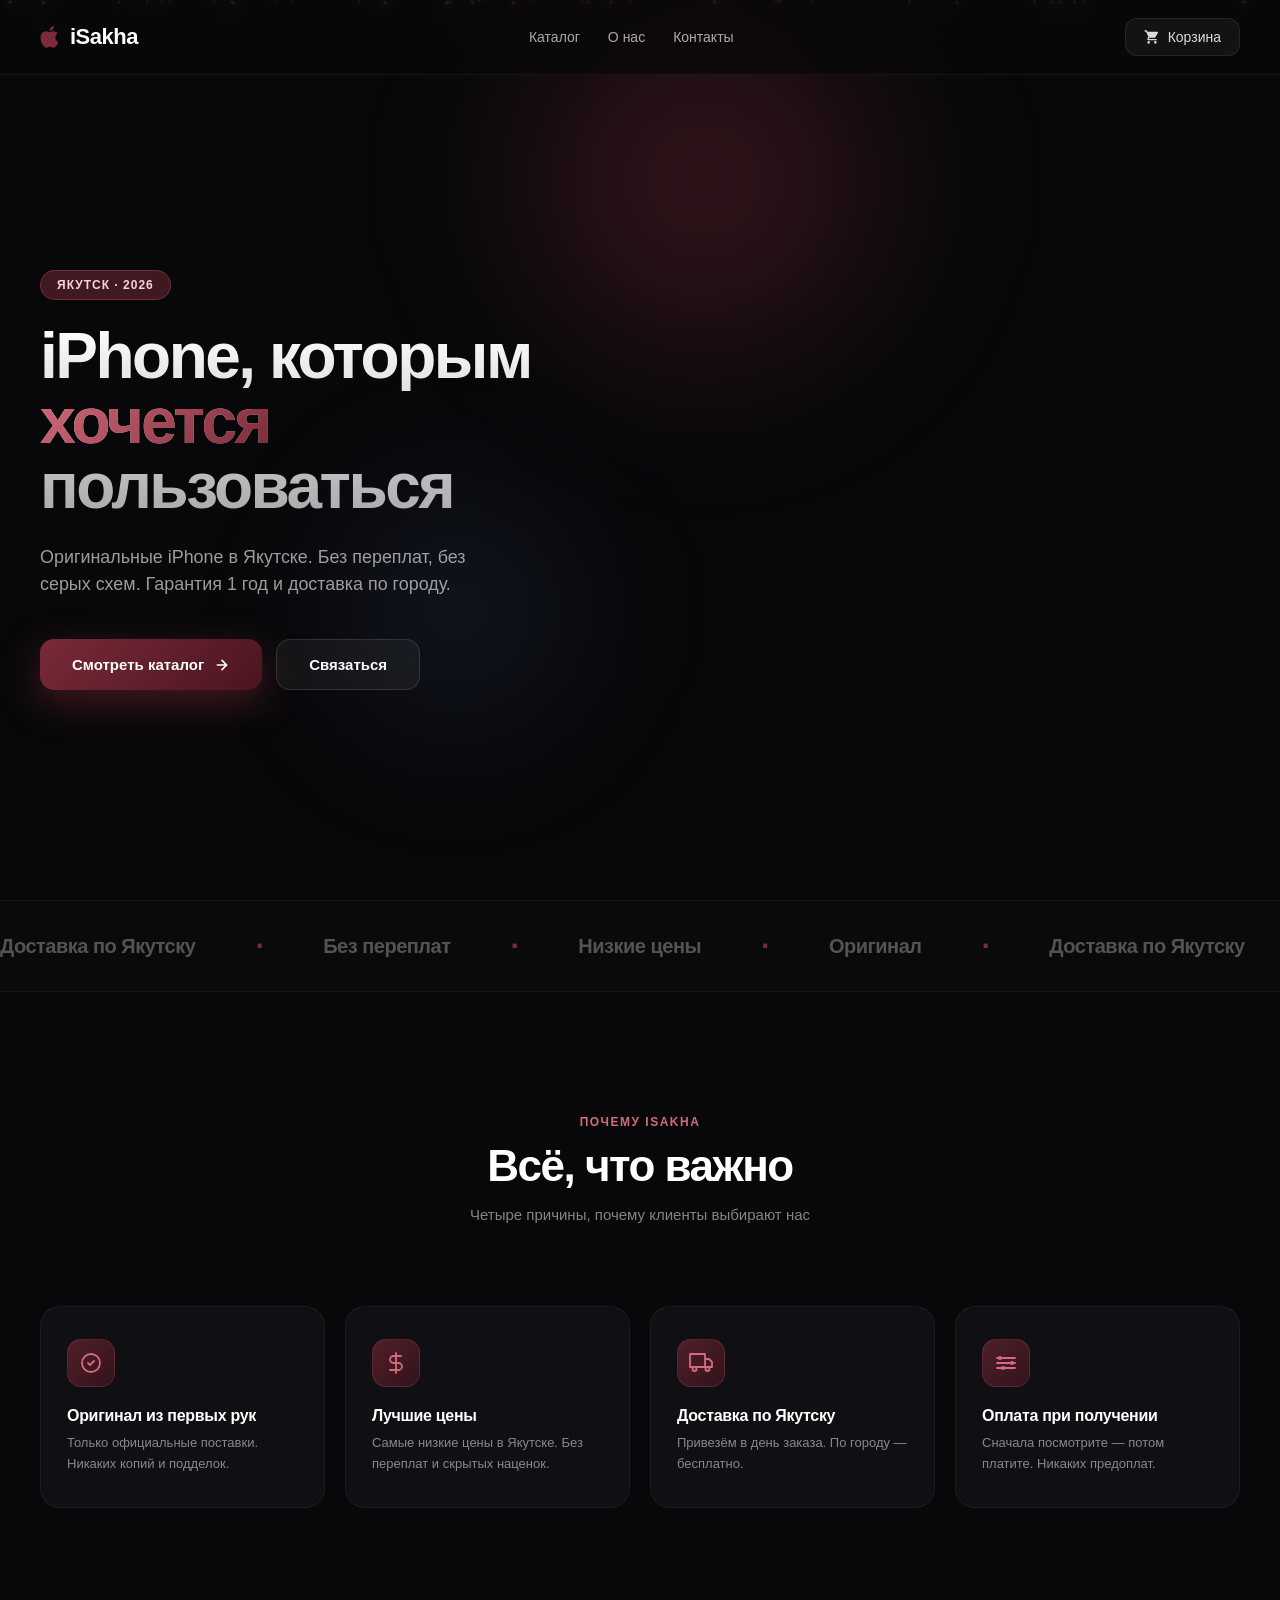
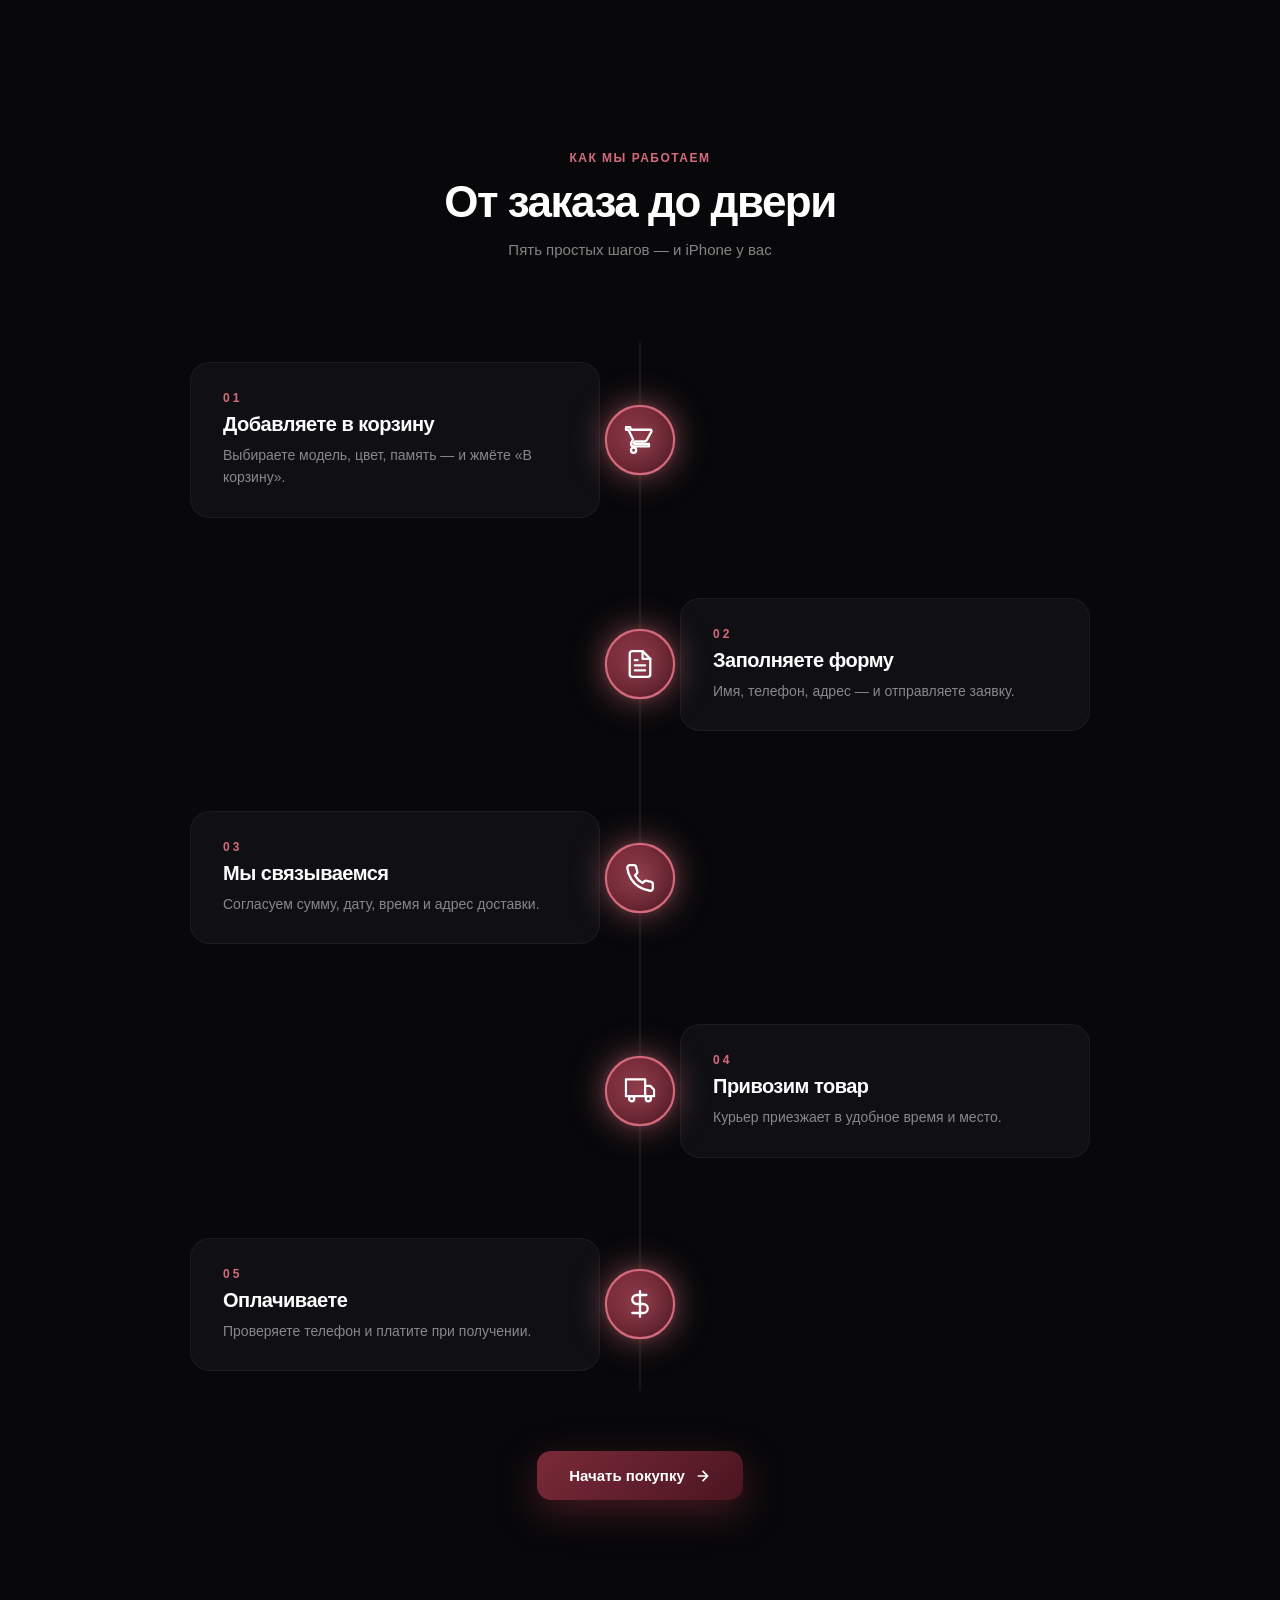
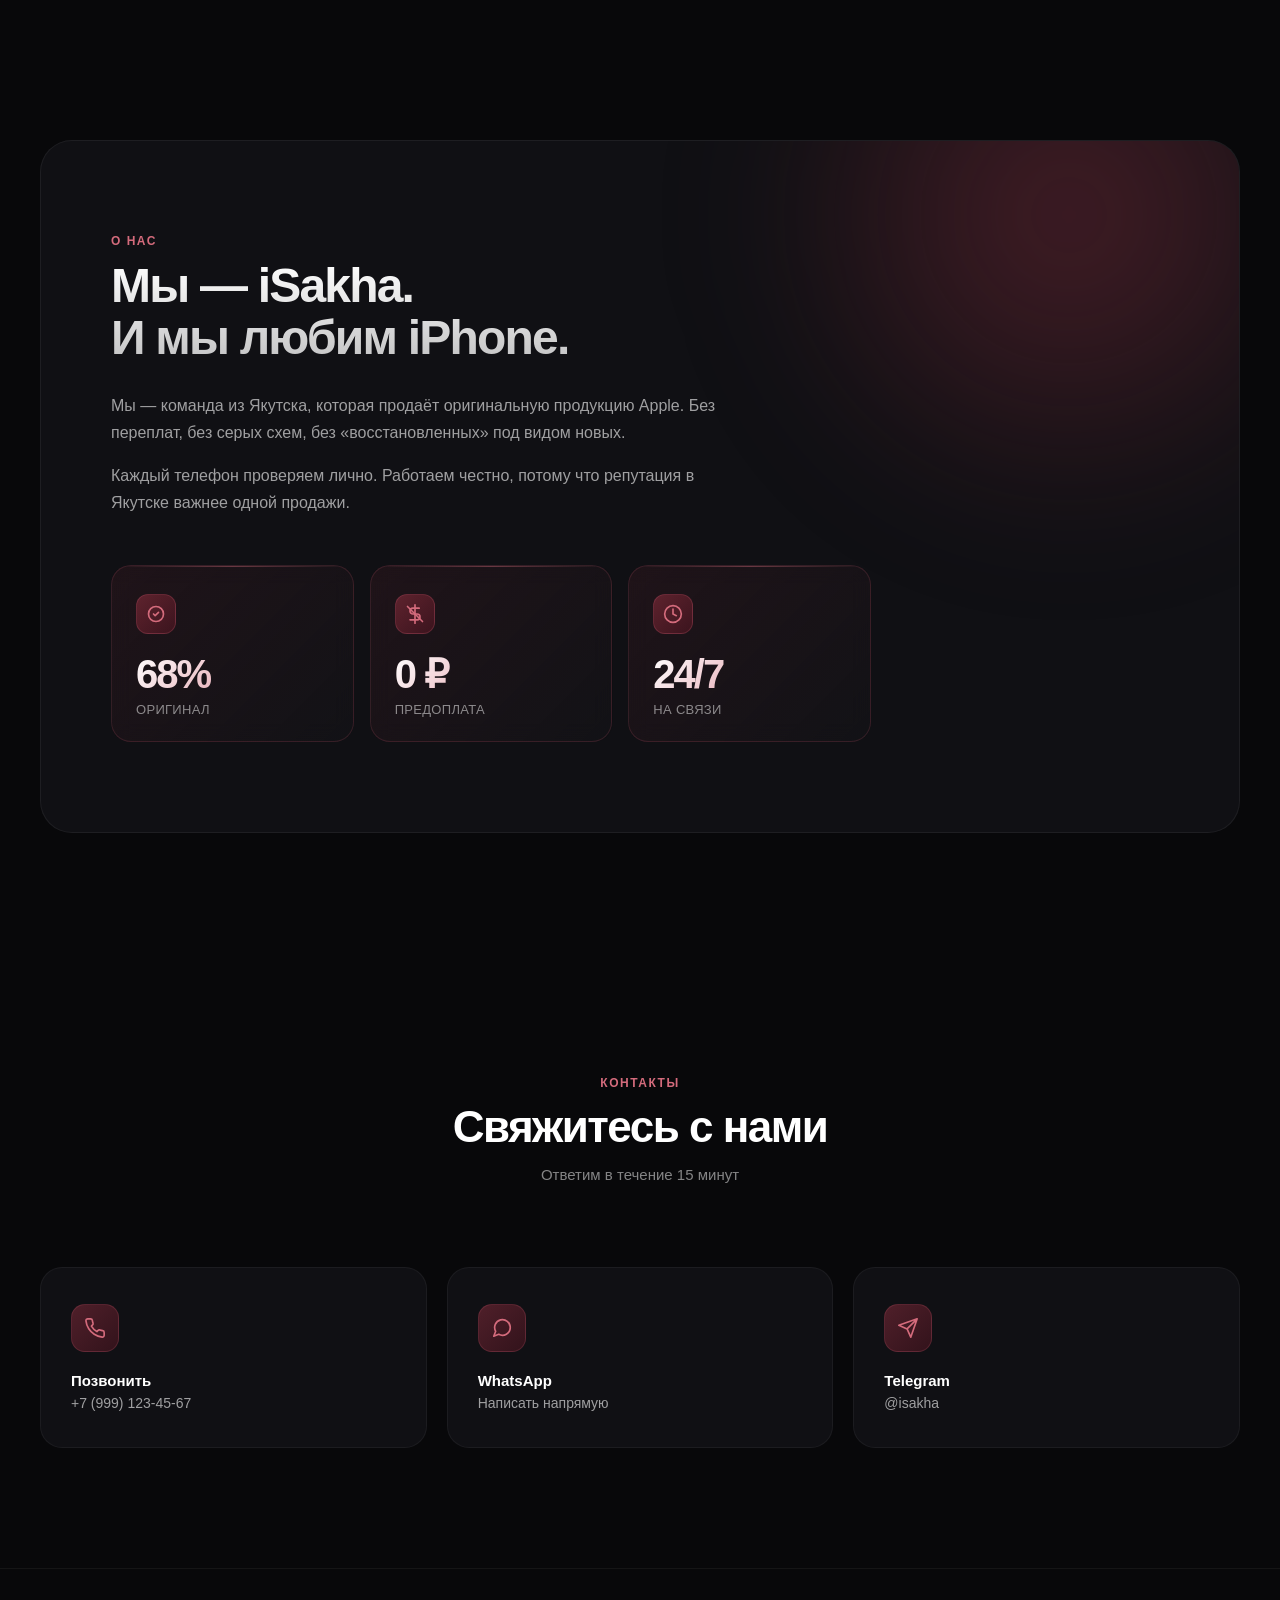
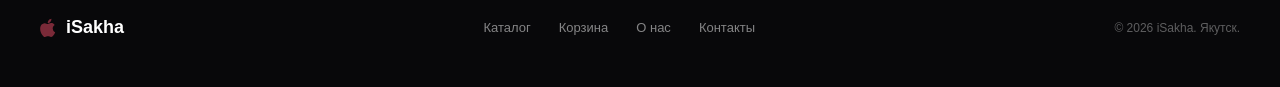
<file: index.html>
<!DOCTYPE html>
<html lang="ru">
<head>
<meta charset="UTF-8">
<meta name="viewport" content="width=device-width, initial-scale=1.0">
<title>iSakha — Оригинальные iPhone в Якутске</title>

<meta name="description" content="iSakha — оригинальные iPhone в Якутске. Без переплат, гарантия 1 год, доставка по городу.">
<meta name="keywords" content="iphone якутск, купить iphone, айфон якутск, isakha">
<meta name="author" content="iSakha">

<meta property="og:type" content="website">
<meta property="og:title" content="iSakha — Оригинальные iPhone в Якутске">
<meta property="og:description" content="Без переплат. Гарантия 1 год. Доставка по городу.">
<meta property="og:image" content="https://isakha.ru/preview.jpg">
<meta property="og:url" content="https://isakha.ru">
<meta property="og:site_name" content="iSakha">

<meta name="twitter:card" content="summary_large_image">
<meta name="twitter:title" content="iSakha — Оригинальные iPhone в Якутске">
<meta name="twitter:description" content="Без переплат. Гарантия 1 год. Доставка по городу.">

<link rel="icon" type="image/svg+xml" href="data:image/svg+xml,%3Csvg xmlns='http://www.w3.org/2000/svg' viewBox='0 0 24 30'%3E%3Cpath fill='%236b2530' d='M17.05 15.6c-.03-3.2 2.6-4.73 2.72-4.8-1.48-2.17-3.79-2.47-4.6-2.5-1.96-.2-3.82 1.15-4.82 1.15-1 0-2.53-1.12-4.16-1.09-2.14.03-4.11 1.25-5.21 3.16-2.22 3.85-.57 9.55 1.6 12.68 1.06 1.53 2.32 3.25 3.97 3.19 1.6-.07 2.2-1.03 4.13-1.03 1.93 0 2.47 1.03 4.16.99 1.72-.03 2.8-1.56 3.85-3.1 1.21-1.78 1.71-3.5 1.74-3.59-.04-.02-3.34-1.28-3.38-5.06zM14.03 6.4c.88-1.07 1.47-2.55 1.31-4.03-1.27.05-2.8.84-3.71 1.91-.81.94-1.53 2.45-1.34 3.9 1.42.11 2.86-.72 3.74-1.78z'/%3E%3C/svg%3E">

<style>
  * { box-sizing: border-box; margin: 0; padding: 0; }

  html { scroll-behavior: smooth; }

  body {
    background: #08080a;
    font-family: -apple-system, BlinkMacSystemFont, "SF Pro Display", sans-serif;
    color: #fff;
    overflow-x: hidden;
  }

  /* ===== ПРОГРЕСС-БАР ===== */
  .scroll-progress {
    position: fixed;
    top: 0;
    left: 0;
    height: 2px;
    width: 0;
    background: linear-gradient(90deg, #7a2a38, #d46b7c);
    box-shadow: 0 0 12px rgba(212, 107, 124, 0.8);
    z-index: 200;
    transition: width 0.1s linear;
  }

  /* ===== ШАПКА ===== */
  header {
    position: fixed;
    top: 0;
    left: 0;
    right: 0;
    z-index: 100;
    padding: 18px 40px;
    background: rgba(8, 8, 10, 0.7);
    backdrop-filter: blur(20px);
    border-bottom: 1px solid rgba(255,255,255,0.05);
    transition: padding 0.3s;
  }

  .header-inner {
    max-width: 1280px;
    margin: 0 auto;
    display: flex;
    align-items: center;
    justify-content: space-between;
    gap: 24px;
  }

  .logo {
    font-size: 22px;
    font-weight: 700;
    letter-spacing: -0.5px;
    color: #fff;
    text-decoration: none;
    display: flex;
    align-items: center;
    gap: 8px;
  }

  .logo svg { width: 22px; height: 26px; fill: #7a2a38; }

  .nav { display: flex; gap: 28px; }

  .nav a {
    color: rgba(255,255,255,0.65);
    text-decoration: none;
    font-size: 14px;
    font-weight: 500;
    transition: color 0.15s;
  }

  .nav a:hover { color: #fff; }

  .cart-link {
    display: flex;
    align-items: center;
    gap: 8px;
    padding: 10px 18px;
    background: rgba(255,255,255,0.05);
    border: 1px solid rgba(255,255,255,0.08);
    border-radius: 12px;
    color: rgba(255,255,255,0.85);
    font-size: 14px;
    font-weight: 500;
    text-decoration: none;
    transition: all 0.15s;
  }

  .cart-link:hover {
    background: rgba(255,255,255,0.08);
    color: #fff;
    border-color: rgba(255,255,255,0.2);
  }

  .cart-link svg { width: 16px; height: 16px; fill: currentColor; }

  .cart-link .count {
    min-width: 20px;
    height: 20px;
    padding: 0 6px;
    border-radius: 10px;
    background: #4ade80;
    color: #0a0a0c;
    font-size: 12px;
    font-weight: 700;
    display: flex;
    align-items: center;
    justify-content: center;
  }

  .cart-link .count.hidden { display: none; }

  /* ===== HERO ===== */
  .hero {
    position: relative;
    min-height: 100vh;
    display: grid;
    grid-template-columns: 1fr 1fr;
    align-items: center;
    gap: 40px;
    padding: 120px 40px 60px;
    max-width: 1400px;
    margin: 0 auto;
    overflow: hidden;
  }

  .hero-bg {
    position: absolute;
    inset: 0;
    z-index: 0;
    pointer-events: none;
  }

  .hero-bg::before {
    content: "";
    position: absolute;
    top: 20%;
    left: 55%;
    width: 600px;
    height: 600px;
    background: radial-gradient(circle, rgba(122, 42, 56, 0.45) 0%, transparent 60%);
    filter: blur(60px);
    transform: translate(-50%, -50%);
  }

  .hero-bg::after {
    content: "";
    position: absolute;
    bottom: 10%;
    left: 20%;
    width: 400px;
    height: 400px;
    background: radial-gradient(circle, rgba(80, 120, 180, 0.15) 0%, transparent 65%);
    filter: blur(60px);
  }

  .particles {
    position: absolute;
    inset: 0;
    pointer-events: none;
    overflow: hidden;
    z-index: 0;
  }

  .particle {
    position: absolute;
    border-radius: 50%;
    background: radial-gradient(circle, #ffb088 0%, #ff6b3d 40%, rgba(255, 100, 50, 0) 70%);
    box-shadow: 0 0 6px rgba(255, 140, 80, 0.8), 0 0 12px rgba(255, 80, 40, 0.4);
    animation: particleFloat linear infinite;
    pointer-events: none;
  }

  @keyframes particleFloat {
    0%   { transform: translateY(100vh) scale(0); opacity: 0; }
    10%  { opacity: 1; }
    90%  { opacity: 1; }
    100% { transform: translateY(-100px) scale(1); opacity: 0; }
  }

  .hero-text {
    position: relative;
    z-index: 2;
    animation: heroFadeUp 1s ease-out;
  }

  @keyframes heroFadeUp {
    from { opacity: 0; transform: translateY(30px); }
    to   { opacity: 1; transform: translateY(0); }
  }

  .hero-tag {
    display: inline-block;
    padding: 7px 16px;
    font-size: 12px;
    letter-spacing: 1px;
    text-transform: uppercase;
    background: rgba(122, 42, 56, 0.5);
    color: #f5d5d8;
    border: 1px solid rgba(180, 80, 100, 0.4);
    border-radius: 20px;
    font-weight: 600;
    margin-bottom: 24px;
    backdrop-filter: blur(10px);
  }

  .hero h1 {
    font-size: clamp(38px, 5vw, 68px);
    font-weight: 700;
    letter-spacing: -2.5px;
    line-height: 1.02;
    margin-bottom: 24px;
    background: linear-gradient(180deg, #fff 0%, rgba(255,255,255,0.65) 100%);
    -webkit-background-clip: text;
    -webkit-text-fill-color: transparent;
    background-clip: text;
  }

  .hero h1 .accent {
    background: linear-gradient(135deg, #d46b7c, #7a2a38);
    -webkit-background-clip: text;
    -webkit-text-fill-color: transparent;
    background-clip: text;
  }

  .hero p {
    font-size: clamp(15px, 1.4vw, 18px);
    color: rgba(255,255,255,0.6);
    max-width: 460px;
    margin-bottom: 40px;
    line-height: 1.55;
  }

  .hero-actions {
    display: flex;
    gap: 14px;
    flex-wrap: wrap;
  }

  .btn-hero {
    padding: 16px 32px;
    border-radius: 14px;
    font-size: 15px;
    font-weight: 600;
    text-decoration: none;
    cursor: pointer;
    transition: all 0.2s;
    display: inline-flex;
    align-items: center;
    gap: 10px;
    font-family: inherit;
    border: none;
  }

  .btn-primary {
    background: linear-gradient(135deg, #7a2a38, #4a1520);
    color: #fff;
    box-shadow: 0 12px 36px rgba(122, 42, 56, 0.5);
  }

  .btn-primary:hover {
    transform: translateY(-2px);
    box-shadow: 0 16px 48px rgba(122, 42, 56, 0.7);
  }

  .btn-ghost {
    background: rgba(255,255,255,0.05);
    color: #fff;
    border: 1px solid rgba(255,255,255,0.12);
    backdrop-filter: blur(10px);
  }

  .btn-ghost:hover {
    background: rgba(255,255,255,0.1);
    border-color: rgba(255,255,255,0.25);
  }

  /* ===== 3D ===== */
  .hero-3d {
    position: relative;
    z-index: 1;
    height: 600px;
    animation: heroFadeIn 1.2s ease-out 0.2s both;
    will-change: transform;
  }

  @keyframes heroFadeIn {
    from { opacity: 0; transform: scale(0.95); }
    to   { opacity: 1; transform: scale(1); }
  }

  .hero-3d iframe {
    width: 100%;
    height: 100%;
    border: none;
    transform: scale(1.4);
    transform-origin: center center;
  }

  /* ===== МАСКА ПОВЕРХ 3D — СКРЫВАЕТ UI SKETCHFAB ===== */
  .hero-3d-mask {
    position: absolute;
    inset: 0;
    z-index: 2;
    pointer-events: none;
    overflow: hidden;
  }

  /* Верхний левый угол — название модели и автор */
  .hero-3d-mask::before {
    content: "";
    position: absolute;
    top: -20px;
    left: -20px;
    width: 320px;
    height: 100px;
    background: radial-gradient(ellipse at 30% 30%,
      #08080a 0%,
      #08080a 45%,
      rgba(8, 8, 10, 0.9) 65%,
      rgba(8, 8, 10, 0.5) 80%,
      transparent 100%);
    pointer-events: none;
    filter: blur(2px);
  }

  /* Правый нижний угол — логотип Sketchfab */
  .hero-3d-mask::after {
    content: "";
    position: absolute;
    bottom: -20px;
    right: -20px;
    width: 260px;
    height: 90px;
    background: radial-gradient(ellipse at 70% 70%,
      #08080a 0%,
      #08080a 45%,
      rgba(8, 8, 10, 0.9) 65%,
      rgba(8, 8, 10, 0.5) 80%,
      transparent 100%);
    pointer-events: none;
    filter: blur(2px);
  }

  /* ===== БЕГУЩАЯ СТРОКА ===== */
  .marquee {
    position: relative;
    padding: 28px 0;
    border-top: 1px solid rgba(255,255,255,0.05);
    border-bottom: 1px solid rgba(255,255,255,0.05);
    overflow: hidden;
    background: #0a0a0c;
  }

  .marquee-track {
    display: flex;
    gap: 60px;
    animation: marquee 40s linear infinite;
    white-space: nowrap;
  }

  .marquee-item {
    font-size: 20px;
    font-weight: 600;
    color: rgba(255,255,255,0.3);
    letter-spacing: -0.5px;
    display: flex;
    align-items: center;
    gap: 60px;
  }

  .marquee-item::after {
    content: "·";
    color: #7a2a38;
    font-size: 30px;
  }

  @keyframes marquee {
    from { transform: translateX(0); }
    to   { transform: translateX(-50%); }
  }

  /* ===== СЕКЦИИ ===== */
  .section {
    max-width: 1280px;
    margin: 0 auto;
    padding: 120px 40px;
  }

  .section-header {
    text-align: center;
    margin-bottom: 80px;
  }

  .section-label {
    display: inline-block;
    font-size: 12px;
    letter-spacing: 1.5px;
    text-transform: uppercase;
    color: #d46b7c;
    font-weight: 600;
    margin-bottom: 12px;
  }

  .section-title {
    font-size: clamp(28px, 4vw, 44px);
    font-weight: 700;
    letter-spacing: -1.5px;
    line-height: 1.15;
    margin-bottom: 12px;
  }

  .section-subtitle {
    font-size: 15px;
    color: rgba(255,255,255,0.5);
    max-width: 500px;
    margin: 0 auto;
    line-height: 1.5;
  }

  /* ===== ПРЕИМУЩЕСТВА ===== */
  .perks {
    display: grid;
    grid-template-columns: repeat(4, 1fr);
    gap: 20px;
  }

  .perk-card {
    padding: 32px 26px;
    background: #101014;
    border: 1px solid rgba(255,255,255,0.05);
    border-radius: 20px;
    transition: all 0.5s cubic-bezier(0.34, 1.56, 0.64, 1);
    opacity: 0;
    transform: translateY(40px) scale(0.95);
    position: relative;
    overflow: hidden;
  }

  .perk-card::before {
    content: "";
    position: absolute;
    top: 0;
    left: 0;
    right: 0;
    height: 1px;
    background: linear-gradient(90deg, transparent, rgba(212, 107, 124, 0.5), transparent);
    opacity: 0;
    transition: opacity 0.3s;
  }

  .perk-card.visible {
    opacity: 1;
    transform: translateY(0) scale(1);
  }

  .perk-card:hover {
    border-color: rgba(180, 80, 100, 0.4);
    transform: translateY(-6px) scale(1.02);
    box-shadow: 0 20px 60px rgba(122, 42, 56, 0.3);
  }

  .perk-card:hover::before { opacity: 1; }

  .perk-icon {
    width: 48px;
    height: 48px;
    border-radius: 14px;
    background: linear-gradient(135deg, rgba(122, 42, 56, 0.6), rgba(74, 21, 32, 0.6));
    display: flex;
    align-items: center;
    justify-content: center;
    margin-bottom: 20px;
    border: 1px solid rgba(180, 80, 100, 0.25);
  }

  .perk-icon svg {
    width: 24px;
    height: 24px;
    fill: none;
    stroke: #d46b7c;
    stroke-width: 1.8;
    stroke-linecap: round;
    stroke-linejoin: round;
  }

  .perk-card h3 {
    font-size: 16px;
    font-weight: 600;
    margin-bottom: 8px;
    letter-spacing: -0.3px;
  }

  .perk-card p {
    font-size: 13px;
    color: rgba(255,255,255,0.5);
    line-height: 1.6;
  }

  /* ===== TIMELINE ===== */
  .timeline {
    position: relative;
    max-width: 900px;
    margin: 0 auto;
    padding: 20px 0;
  }

  .timeline-line {
    position: absolute;
    top: 0;
    bottom: 0;
    left: 50%;
    transform: translateX(-50%);
    width: 2px;
    background: rgba(255,255,255,0.06);
    border-radius: 2px;
    overflow: hidden;
  }

  .timeline-line-fill {
    position: absolute;
    top: 0;
    left: 0;
    width: 100%;
    height: 0;
    background: linear-gradient(180deg, #7a2a38, #d46b7c, #7a2a38);
    box-shadow: 0 0 14px rgba(212, 107, 124, 0.8);
    border-radius: 2px;
    transition: height 0.3s ease-out;
  }

  .tl-step {
    position: relative;
    display: grid;
    grid-template-columns: 1fr 80px 1fr;
    align-items: center;
    gap: 0;
    margin-bottom: 80px;
    min-height: 100px;
  }

  .tl-step:last-child { margin-bottom: 0; }

  .tl-content {
    padding: 28px 32px;
    background: #101014;
    border: 1px solid rgba(255,255,255,0.05);
    border-radius: 20px;
    transition: all 0.5s cubic-bezier(0.34, 1.56, 0.64, 1);
    opacity: 0;
  }

  .tl-step[data-side="left"] .tl-content {
    transform: translateX(-80px);
  }

  .tl-step[data-side="right"] .tl-content {
    transform: translateX(80px);
  }

  .tl-step.visible .tl-content {
    opacity: 1;
    transform: translateX(0);
  }

  .tl-content:hover {
    border-color: rgba(180, 80, 100, 0.4);
    box-shadow: 0 20px 60px rgba(122, 42, 56, 0.25);
  }

  .tl-num {
    font-size: 12px;
    letter-spacing: 3px;
    color: #d46b7c;
    font-weight: 700;
    margin-bottom: 8px;
  }

  .tl-content h3 {
    font-size: 20px;
    font-weight: 700;
    letter-spacing: -0.5px;
    margin-bottom: 8px;
  }

  .tl-content p {
    font-size: 14px;
    color: rgba(255,255,255,0.5);
    line-height: 1.6;
  }

  .tl-dot {
    display: flex;
    justify-content: center;
    align-items: center;
    position: relative;
    z-index: 2;
  }

  .tl-dot-inner {
    width: 64px;
    height: 64px;
    border-radius: 50%;
    background: #0a0a0c;
    border: 2px solid rgba(255,255,255,0.08);
    display: flex;
    align-items: center;
    justify-content: center;
    transition: all 0.6s cubic-bezier(0.34, 1.56, 0.64, 1);
    position: relative;
  }

  .tl-dot-inner::before {
    content: "";
    position: absolute;
    inset: -8px;
    border-radius: 50%;
    background: radial-gradient(circle, rgba(212, 107, 124, 0.4), transparent 70%);
    opacity: 0;
    transition: opacity 0.5s;
    z-index: -1;
  }

  .tl-step.visible .tl-dot-inner {
    border-color: #d46b7c;
    background: linear-gradient(135deg, #7a2a38, #4a1520);
    box-shadow: 0 0 30px rgba(212, 107, 124, 0.6);
    transform: scale(1.1);
  }

  .tl-step.visible .tl-dot-inner::before {
    opacity: 1;
    animation: pulseDot 2s ease-in-out infinite;
  }

  @keyframes pulseDot {
    0%, 100% { transform: scale(1); opacity: 0.6; }
    50%      { transform: scale(1.15); opacity: 1; }
  }

  .tl-dot-inner svg {
    width: 28px;
    height: 28px;
    fill: none;
    stroke: rgba(255,255,255,0.3);
    stroke-width: 1.8;
    stroke-linecap: round;
    stroke-linejoin: round;
    transition: stroke 0.5s;
    stroke-dasharray: 400;
    stroke-dashoffset: 400;
  }

  .tl-step.visible .tl-dot-inner svg {
    stroke: #fff;
    stroke-dashoffset: 0;
    transition: stroke 0.5s, stroke-dashoffset 1.2s ease 0.2s;
  }

  /* ===== О НАС ===== */
  .about {
    position: relative;
    background: #101014;
    border-radius: 32px;
    padding: 90px 70px;
    overflow: hidden;
    border: 1px solid rgba(255,255,255,0.06);
  }

  .about-glow {
    position: absolute;
    top: -40%;
    right: -15%;
    width: 700px;
    height: 700px;
    background: radial-gradient(circle, rgba(122, 42, 56, 0.5), transparent 65%);
    filter: blur(60px);
    pointer-events: none;
    animation: aboutGlowPulse 8s ease-in-out infinite;
  }

  @keyframes aboutGlowPulse {
    0%, 100% { opacity: 0.7; transform: scale(1); }
    50%      { opacity: 1; transform: scale(1.1); }
  }

  .about-inner {
    position: relative;
    z-index: 1;
    max-width: 760px;
  }

  .about h2 {
    font-size: clamp(30px, 4vw, 48px);
    font-weight: 700;
    letter-spacing: -1.8px;
    line-height: 1.08;
    margin-bottom: 28px;
    background: linear-gradient(180deg, #fff 0%, rgba(255,255,255,0.75) 100%);
    -webkit-background-clip: text;
    -webkit-text-fill-color: transparent;
    background-clip: text;
  }

  .about p {
    font-size: 16px;
    color: rgba(255,255,255,0.6);
    line-height: 1.7;
    margin-bottom: 16px;
    max-width: 620px;
  }

  .about-stats {
    display: grid;
    grid-template-columns: repeat(3, 1fr);
    gap: 16px;
    margin-top: 48px;
  }

  .stat-card {
    position: relative;
    padding: 28px 24px 24px;
    background: linear-gradient(135deg, rgba(122, 42, 56, 0.15), rgba(20, 20, 24, 0.6));
    border: 1px solid rgba(180, 80, 100, 0.2);
    border-radius: 20px;
    overflow: hidden;
    transition: all 0.4s cubic-bezier(0.34, 1.56, 0.64, 1);
    backdrop-filter: blur(10px);
  }

  .stat-card::before {
    content: "";
    position: absolute;
    top: 0;
    left: 0;
    right: 0;
    height: 1px;
    background: linear-gradient(90deg, transparent, rgba(212, 107, 124, 0.7), transparent);
    opacity: 0.6;
  }

  .stat-card::after {
    content: "";
    position: absolute;
    bottom: -40%;
    left: 50%;
    transform: translateX(-50%);
    width: 120%;
    height: 80%;
    background: radial-gradient(ellipse, rgba(212, 107, 124, 0.15), transparent 70%);
    pointer-events: none;
    opacity: 0;
    transition: opacity 0.4s;
  }

  .stat-card:hover {
    transform: translateY(-6px);
    border-color: rgba(212, 107, 124, 0.5);
    box-shadow: 0 20px 50px rgba(122, 42, 56, 0.35);
  }

  .stat-card:hover::after {
    opacity: 1;
  }

  .stat-icon {
    width: 40px;
    height: 40px;
    border-radius: 12px;
    background: linear-gradient(135deg, rgba(122, 42, 56, 0.7), rgba(74, 21, 32, 0.7));
    border: 1px solid rgba(180, 80, 100, 0.3);
    display: flex;
    align-items: center;
    justify-content: center;
    margin-bottom: 20px;
  }

  .stat-icon svg {
    width: 20px;
    height: 20px;
    fill: none;
    stroke: #d46b7c;
    stroke-width: 2;
    stroke-linecap: round;
    stroke-linejoin: round;
  }

  .stat-num {
    font-size: 40px;
    font-weight: 800;
    letter-spacing: -2px;
    line-height: 1;
    background: linear-gradient(135deg, #fff 0%, #d46b7c 100%);
    -webkit-background-clip: text;
    -webkit-text-fill-color: transparent;
    background-clip: text;
    margin-bottom: 8px;
  }

  .stat-label {
    font-size: 13px;
    color: rgba(255,255,255,0.5);
    letter-spacing: 0.3px;
    text-transform: uppercase;
    font-weight: 500;
  }

  /* ===== КОНТАКТЫ ===== */
  .contacts {
    display: grid;
    grid-template-columns: repeat(3, 1fr);
    gap: 20px;
  }

  .contact-card {
    padding: 36px 30px;
    background: #101014;
    border: 1px solid rgba(255,255,255,0.05);
    border-radius: 22px;
    text-decoration: none;
    color: inherit;
    transition: all 0.5s cubic-bezier(0.34, 1.56, 0.64, 1);
    opacity: 0;
    transform: translateY(40px) scale(0.95);
    position: relative;
    overflow: hidden;
  }

  .contact-card::before {
    content: "";
    position: absolute;
    top: 0;
    left: 0;
    right: 0;
    height: 1px;
    background: linear-gradient(90deg, transparent, rgba(212, 107, 124, 0.5), transparent);
    opacity: 0;
    transition: opacity 0.3s;
  }

  .contact-card.visible {
    opacity: 1;
    transform: translateY(0) scale(1);
  }

  .contact-card:hover {
    border-color: rgba(180, 80, 100, 0.4);
    transform: translateY(-6px) scale(1.02);
    box-shadow: 0 20px 60px rgba(122, 42, 56, 0.3);
  }

  .contact-card:hover::before { opacity: 1; }

  .contact-icon {
    width: 48px;
    height: 48px;
    border-radius: 14px;
    background: linear-gradient(135deg, rgba(122, 42, 56, 0.6), rgba(74, 21, 32, 0.6));
    display: flex;
    align-items: center;
    justify-content: center;
    margin-bottom: 20px;
    border: 1px solid rgba(180, 80, 100, 0.25);
  }

  .contact-icon svg {
    width: 22px;
    height: 22px;
    fill: none;
    stroke: #d46b7c;
    stroke-width: 1.8;
    stroke-linecap: round;
    stroke-linejoin: round;
  }

  .contact-card h3 {
    font-size: 15px;
    font-weight: 600;
    margin-bottom: 6px;
  }

  .contact-card p {
    font-size: 14px;
    color: rgba(255,255,255,0.6);
  }

  /* ===== ФУТЕР ===== */
  footer {
    border-top: 1px solid rgba(255,255,255,0.05);
    padding: 48px 40px;
  }

  .footer-inner {
    max-width: 1280px;
    margin: 0 auto;
    display: flex;
    justify-content: space-between;
    align-items: center;
    gap: 20px;
    flex-wrap: wrap;
  }

  .footer-logo {
    font-size: 18px;
    font-weight: 700;
    color: #fff;
    text-decoration: none;
    display: flex;
    align-items: center;
    gap: 8px;
  }

  .footer-logo svg { width: 18px; height: 22px; fill: #7a2a38; }

  .footer-links { display: flex; gap: 28px; }

  .footer-links a {
    color: rgba(255,255,255,0.5);
    text-decoration: none;
    font-size: 13px;
    transition: color 0.15s;
  }

  .footer-links a:hover { color: #fff; }

  .footer-copy {
    font-size: 12px;
    color: rgba(255,255,255,0.35);
  }

  /* ===== АДАПТИВ ===== */
  @media (max-width: 1000px) {
    .hero { grid-template-columns: 1fr; padding: 110px 24px 40px; }
    .hero-3d { height: 500px; order: -1; }
    .hero-3d iframe { transform: scale(1.1); }
    .hero-text { text-align: center; }
    .hero p { margin-left: auto; margin-right: auto; }
    .hero-actions { justify-content: center; }
    .perks { grid-template-columns: repeat(2, 1fr); }
    .contacts { grid-template-columns: repeat(2, 1fr); }
  }

  @media (max-width: 800px) {
    .timeline-line { left: 31px; }
    .tl-step {
      grid-template-columns: 64px 1fr;
      gap: 20px;
      margin-bottom: 40px;
    }
    .tl-dot { grid-column: 1; grid-row: 1; }
    .tl-content {
      grid-column: 2;
      grid-row: 1;
      padding: 22px 24px;
    }
    .tl-step[data-side="left"] .tl-content,
    .tl-step[data-side="right"] .tl-content {
      transform: translateX(40px);
    }
    .tl-step.visible .tl-content {
      transform: translateX(0);
    }
    .tl-dot-inner {
      width: 52px;
      height: 52px;
    }
    .tl-dot-inner svg {
      width: 22px;
      height: 22px;
    }
    .tl-content h3 { font-size: 17px; }
    .tl-content p { font-size: 13px; }

    .about { padding: 60px 32px; border-radius: 24px; }
    .about-stats {
      grid-template-columns: 1fr;
      gap: 12px;
      margin-top: 36px;
    }
    .stat-card {
      display: flex;
      align-items: center;
      gap: 20px;
      padding: 22px 24px;
    }
    .stat-icon { margin-bottom: 0; flex-shrink: 0; }
    .stat-num { font-size: 32px; margin-bottom: 4px; }
  }

  @media (max-width: 700px) {
    header { padding: 14px 20px; }
    .nav { display: none; }
    .hero { padding: 100px 20px 40px; }
    .hero-3d { height: 400px; }
    .hero-3d iframe { transform: scale(1); }
    .section { padding: 80px 20px; }
    .perks { grid-template-columns: 1fr; gap: 14px; }
    .contacts { grid-template-columns: 1fr; }
    .about-stats { gap: 32px; }
    .hero-actions { flex-direction: column; align-items: stretch; }
    .btn-hero { justify-content: center; }
    .footer-inner { flex-direction: column; text-align: center; }
    .marquee-item { font-size: 16px; gap: 40px; }
    .marquee-track { gap: 40px; }
    .section-header { margin-bottom: 50px; }
  }

  @media (max-width: 500px) {
    .about { padding: 48px 24px; }
    .about h2 { font-size: 26px; letter-spacing: -1px; }
    .about p { font-size: 14px; }
    .stat-num { font-size: 28px; }
  }
</style>
</head>
<body>

  <div class="scroll-progress" id="scrollProgress"></div>

  <!-- ШАПКА -->
  <header>
    <div class="header-inner">
      <a href="index.html" class="logo">
        <svg viewBox="0 0 24 30"><path d="M17.05 15.6c-.03-3.2 2.6-4.73 2.72-4.8-1.48-2.17-3.79-2.47-4.6-2.5-1.96-.2-3.82 1.15-4.82 1.15-1 0-2.53-1.12-4.16-1.09-2.14.03-4.11 1.25-5.21 3.16-2.22 3.85-.57 9.55 1.6 12.68 1.06 1.53 2.32 3.25 3.97 3.19 1.6-.07 2.2-1.03 4.13-1.03 1.93 0 2.47 1.03 4.16.99 1.72-.03 2.8-1.56 3.85-3.1 1.21-1.78 1.71-3.5 1.74-3.59-.04-.02-3.34-1.28-3.38-5.06zM14.03 6.4c.88-1.07 1.47-2.55 1.31-4.03-1.27.05-2.8.84-3.71 1.91-.81.94-1.53 2.45-1.34 3.9 1.42.11 2.86-.72 3.74-1.78z"/></svg>
        iSakha
      </a>

      <nav class="nav">
        <a href="catalog.html">Каталог</a>
        <a href="#about">О нас</a>
        <a href="#contacts">Контакты</a>
      </nav>

      <a href="cart.html" class="cart-link">
        <svg viewBox="0 0 24 24"><path d="M7 18c-1.1 0-1.99.9-1.99 2S5.9 22 7 22s2-.9 2-2-.9-2-2-2zM1 2v2h2l3.6 7.59-1.35 2.45c-.16.28-.25.61-.25.96 0 1.1.9 2 2 2h12v-2H7.42c-.14 0-.25-.11-.25-.25l.03-.12.9-1.63h7.45c.75 0 1.41-.41 1.75-1.03l3.58-6.49c.08-.14.12-.31.12-.48 0-.55-.45-1-1-1H5.21l-.94-2H1zm16 16c-1.1 0-1.99.9-1.99 2s.89 2 1.99 2 2-.9 2-2-.9-2-2-2z"/></svg>
        Корзина
        <span class="count hidden" id="cartCount">0</span>
      </a>
    </div>
  </header>

  <!-- HERO -->
  <section class="hero">
    <div class="hero-bg"></div>
    <div class="particles" id="particles"></div>

    <div class="hero-text">
      <div class="hero-tag">Якутск · 2026</div>
      <h1>iPhone, которым <span class="accent">хочется</span> пользоваться</h1>
      <p>Оригинальные iPhone в Якутске. Без переплат, без серых схем. Гарантия 1 год и доставка по городу.</p>

      <div class="hero-actions">
        <a href="catalog.html" class="btn-hero btn-primary">
          Смотреть каталог
          <svg width="16" height="16" viewBox="0 0 24 24" fill="none" stroke="currentColor" stroke-width="2.5" stroke-linecap="round" stroke-linejoin="round"><path d="M5 12h14M12 5l7 7-7 7"/></svg>
        </a>
        <a href="https://wa.me/79991234567" class="btn-hero btn-ghost">
          Связаться
        </a>
      </div>
    </div>

    <div class="hero-3d" id="hero3d">
      <iframe
        title="Apple iPhone 18 Pro Max Burgundy 2026"
        frameborder="0"
        allowfullscreen
        mozallowfullscreen="true"
        webkitallowfullscreen="true"
        allow="autoplay; fullscreen; xr-spatial-tracking"
        xr-spatial-tracking
        execution-while-out-of-viewport
        execution-while-not-rendered
        web-share
        src="https://sketchfab.com/models/604acc18b5d5455d820a16359b45b003/embed?autospin=1&autostart=1&transparent=1&ui_theme=dark&ui_infos=0&ui_controls=0&ui_stop=0&ui_watermark=0&ui_hint=0">
      </iframe>
    </div>
  </section>

  <!-- БЕГУЩАЯ СТРОКА -->
  <div class="marquee">
    <div class="marquee-track">
      <div class="marquee-item">Доставка по Якутску</div>
      <div class="marquee-item">Без переплат</div>
      <div class="marquee-item">Низкие цены</div>
      <div class="marquee-item">Оригинал</div>
      <div class="marquee-item">Доставка по Якутску</div>
      <div class="marquee-item">Без переплат</div>
      <div class="marquee-item">Низкие цены</div>
      <div class="marquee-item">Оригинал</div>
    </div>
  </div>

  <!-- ПРЕИМУЩЕСТВА -->
  <section class="section">
    <div class="section-header">
      <div class="section-label">Почему iSakha</div>
      <h2 class="section-title">Всё, что важно</h2>
      <p class="section-subtitle">Четыре причины, почему клиенты выбирают нас</p>
    </div>

    <div class="perks">
      <div class="perk-card">
        <div class="perk-icon">
          <svg viewBox="0 0 24 24"><path d="M9 12l2 2 4-4M21 12c0 4.97-4.03 9-9 9s-9-4.03-9-9 4.03-9 9-9 9 4.03 9 9z"/></svg>
        </div>
        <h3>Оригинал из первых рук</h3>
        <p>Только официальные поставки. Никаких копий и подделок.</p>
      </div>

      <div class="perk-card">
        <div class="perk-icon">
          <svg viewBox="0 0 24 24"><path d="M12 2v20M17 5H9.5a3.5 3.5 0 000 7h5a3.5 3.5 0 010 7H6"/></svg>
        </div>
        <h3>Лучшие цены</h3>
        <p>Самые низкие цены в Якутске. Без переплат и скрытых наценок.</p>
      </div>

      <div class="perk-card">
        <div class="perk-icon">
          <svg viewBox="0 0 24 24"><path d="M1 3h15v13H1zM16 8h4l3 3v5h-7zM5.5 20a2 2 0 100-4 2 2 0 000 4zM18.5 20a2 2 0 100-4 2 2 0 000 4z"/></svg>
        </div>
        <h3>Доставка по Якутску</h3>
        <p>Привезём в день заказа. По городу — бесплатно.</p>
      </div>

      <div class="perk-card">
        <div class="perk-icon">
          <svg viewBox="0 0 24 24"><path d="M3 7h18M3 12h18M3 17h18"/><circle cx="6" cy="7" r="2" fill="#d46b7c" stroke="none"/><circle cx="18" cy="12" r="2" fill="#d46b7c" stroke="none"/><circle cx="9" cy="17" r="2" fill="#d46b7c" stroke="none"/></svg>
        </div>
        <h3>Оплата при получении</h3>
        <p>Сначала посмотрите — потом платите. Никаких предоплат.</p>
      </div>
    </div>
  </section>

  <!-- КАК МЫ РАБОТАЕМ -->
  <section class="section" id="how">
    <div class="section-header">
      <div class="section-label">Как мы работаем</div>
      <h2 class="section-title">От заказа до двери</h2>
      <p class="section-subtitle">Пять простых шагов — и iPhone у вас</p>
    </div>

    <div class="timeline">
      <div class="timeline-line"><div class="timeline-line-fill" id="timelineFill"></div></div>

      <div class="tl-step" data-side="left">
        <div class="tl-content">
          <div class="tl-num">01</div>
          <h3>Добавляете в корзину</h3>
          <p>Выбираете модель, цвет, память — и жмёте «В корзину».</p>
        </div>
        <div class="tl-dot">
          <div class="tl-dot-inner">
            <svg viewBox="0 0 24 24">
              <path d="M7 18c-1.1 0-1.99.9-1.99 2S5.9 22 7 22s2-.9 2-2-.9-2-2-2zM1 2v2h2l3.6 7.59-1.35 2.45c-.16.28-.25.61-.25.96 0 1.1.9 2 2 2h12v-2H7.42c-.14 0-.25-.11-.25-.25l.03-.12.9-1.63h7.45c.75 0 1.41-.41 1.75-1.03l3.58-6.49c.08-.14.12-.31.12-.48 0-.55-.45-1-1-1H5.21l-.94-2H1z"/>
            </svg>
          </div>
        </div>
        <div></div>
      </div>

      <div class="tl-step" data-side="right">
        <div></div>
        <div class="tl-dot">
          <div class="tl-dot-inner">
            <svg viewBox="0 0 24 24">
              <path d="M14 2H6a2 2 0 00-2 2v16a2 2 0 002 2h12a2 2 0 002-2V8z"/>
              <path d="M14 2v6h6M16 13H8M16 17H8M10 9H8"/>
            </svg>
          </div>
        </div>
        <div class="tl-content">
          <div class="tl-num">02</div>
          <h3>Заполняете форму</h3>
          <p>Имя, телефон, адрес — и отправляете заявку.</p>
        </div>
      </div>

      <div class="tl-step" data-side="left">
        <div class="tl-content">
          <div class="tl-num">03</div>
          <h3>Мы связываемся</h3>
          <p>Согласуем сумму, дату, время и адрес доставки.</p>
        </div>
        <div class="tl-dot">
          <div class="tl-dot-inner">
            <svg viewBox="0 0 24 24">
              <path d="M22 16.92v3a2 2 0 01-2.18 2 19.79 19.79 0 01-8.63-3.07 19.5 19.5 0 01-6-6 19.79 19.79 0 01-3.07-8.67A2 2 0 014.11 2h3a2 2 0 012 1.72c.13.96.36 1.9.7 2.81a2 2 0 01-.45 2.11L8.09 9.91a16 16 0 006 6l1.27-1.27a2 2 0 012.11-.45c.91.34 1.85.57 2.81.7A2 2 0 0122 16.92z"/>
            </svg>
          </div>
        </div>
        <div></div>
      </div>

      <div class="tl-step" data-side="right">
        <div></div>
        <div class="tl-dot">
          <div class="tl-dot-inner">
            <svg viewBox="0 0 24 24">
              <path d="M1 3h15v13H1zM16 8h4l3 3v5h-7z"/>
              <circle cx="5.5" cy="18" r="2"/>
              <circle cx="18.5" cy="18" r="2"/>
            </svg>
          </div>
        </div>
        <div class="tl-content">
          <div class="tl-num">04</div>
          <h3>Привозим товар</h3>
          <p>Курьер приезжает в удобное время и место.</p>
        </div>
      </div>

      <div class="tl-step" data-side="left">
        <div class="tl-content">
          <div class="tl-num">05</div>
          <h3>Оплачиваете</h3>
          <p>Проверяете телефон и платите при получении.</p>
        </div>
        <div class="tl-dot">
          <div class="tl-dot-inner">
            <svg viewBox="0 0 24 24">
              <path d="M12 2v20M17 5H9.5a3.5 3.5 0 000 7h5a3.5 3.5 0 010 7H6"/>
            </svg>
          </div>
        </div>
        <div></div>
      </div>
    </div>

    <div style="text-align:center; margin-top:60px;">
      <a href="catalog.html" class="btn-hero btn-primary">
        Начать покупку
        <svg width="16" height="16" viewBox="0 0 24 24" fill="none" stroke="currentColor" stroke-width="2.5" stroke-linecap="round" stroke-linejoin="round"><path d="M5 12h14M12 5l7 7-7 7"/></svg>
      </a>
    </div>
  </section>

  <!-- О НАС -->
  <section class="section" id="about">
    <div class="about">
      <div class="about-glow"></div>
      <div class="about-inner">
        <div class="section-label">О нас</div>
        <h2>Мы — iSakha.<br>И мы любим iPhone.</h2>
        <p>Мы — команда из Якутска, которая продаёт оригинальную продукцию Apple. Без переплат, без серых схем, без «восстановленных» под видом новых.</p>
        <p>Каждый телефон проверяем лично. Работаем честно, потому что репутация в Якутске важнее одной продажи.</p>

        <div class="about-stats">
          <div class="stat-card">
            <div class="stat-icon">
              <svg viewBox="0 0 24 24">
                <path d="M9 12l2 2 4-4M21 12c0 4.97-4.03 9-9 9s-9-4.03-9-9 4.03-9 9-9 9 4.03 9 9z"/>
              </svg>
            </div>
            <div class="stat-num" data-count="100" data-suffix="%">0%</div>
            <div class="stat-label">Оригинал</div>
          </div>

          <div class="stat-card">
            <div class="stat-icon">
              <svg viewBox="0 0 24 24">
                <path d="M12 1v22M17 5H9.5a3.5 3.5 0 000 7h5a3.5 3.5 0 010 7H6"/>
                <line x1="3" y1="3" x2="21" y2="21"/>
              </svg>
            </div>
            <div class="stat-num" data-count="0" data-suffix=" ₽">0 ₽</div>
            <div class="stat-label">Предоплата</div>
          </div>

          <div class="stat-card">
            <div class="stat-icon">
              <svg viewBox="0 0 24 24">
                <circle cx="12" cy="12" r="10"/>
                <path d="M12 6v6l4 2"/>
              </svg>
            </div>
            <div class="stat-num">24/7</div>
            <div class="stat-label">На связи</div>
          </div>
        </div>
      </div>
    </div>
  </section>

  <!-- КОНТАКТЫ -->
  <section class="section" id="contacts">
    <div class="section-header">
      <div class="section-label">Контакты</div>
      <h2 class="section-title">Свяжитесь с нами</h2>
      <p class="section-subtitle">Ответим в течение 15 минут</p>
    </div>

    <div class="contacts">
      <a href="tel:+79991234567" class="contact-card">
        <div class="contact-icon">
          <svg viewBox="0 0 24 24"><path d="M22 16.92v3a2 2 0 01-2.18 2 19.79 19.79 0 01-8.63-3.07 19.5 19.5 0 01-6-6 19.79 19.79 0 01-3.07-8.67A2 2 0 014.11 2h3a2 2 0 012 1.72c.13.96.36 1.9.7 2.81a2 2 0 01-.45 2.11L8.09 9.91a16 16 0 006 6l1.27-1.27a2 2 0 012.11-.45c.91.34 1.85.57 2.81.7A2 2 0 0122 16.92z"/></svg>
        </div>
        <h3>Позвонить</h3>
        <p>+7 (999) 123-45-67</p>
      </a>

      <a href="https://wa.me/79991234567" class="contact-card">
        <div class="contact-icon">
          <svg viewBox="0 0 24 24"><path d="M21 11.5a8.5 8.5 0 01-12.6 7.4L3 21l2.1-5.4A8.5 8.5 0 1121 11.5z"/></svg>
        </div>
        <h3>WhatsApp</h3>
        <p>Написать напрямую</p>
      </a>

      <a href="https://t.me/isakha" class="contact-card">
        <div class="contact-icon">
          <svg viewBox="0 0 24 24"><path d="M22 2L11 13M22 2l-7 20-4-9-9-4 20-7z"/></svg>
        </div>
        <h3>Telegram</h3>
        <p>@isakha</p>
      </a>
    </div>
  </section>

  <!-- ФУТЕР -->
  <footer>
    <div class="footer-inner">
      <a href="index.html" class="footer-logo">
        <svg viewBox="0 0 24 30"><path d="M17.05 15.6c-.03-3.2 2.6-4.73 2.72-4.8-1.48-2.17-3.79-2.47-4.6-2.5-1.96-.2-3.82 1.15-4.82 1.15-1 0-2.53-1.12-4.16-1.09-2.14.03-4.11 1.25-5.21 3.16-2.22 3.85-.57 9.55 1.6 12.68 1.06 1.53 2.32 3.25 3.97 3.19 1.6-.07 2.2-1.03 4.13-1.03 1.93 0 2.47 1.03 4.16.99 1.72-.03 2.8-1.56 3.85-3.1 1.21-1.78 1.71-3.5 1.74-3.59-.04-.02-3.34-1.28-3.38-5.06zM14.03 6.4c.88-1.07 1.47-2.55 1.31-4.03-1.27.05-2.8.84-3.71 1.91-.81.94-1.53 2.45-1.34 3.9 1.42.11 2.86-.72 3.74-1.78z"/></svg>
        iSakha
      </a>

      <div class="footer-links">
        <a href="catalog.html">Каталог</a>
        <a href="cart.html">Корзина</a>
        <a href="#about">О нас</a>
        <a href="#contacts">Контакты</a>
      </div>

      <div class="footer-copy">© 2026 iSakha. Якутск.</div>
    </div>
  </footer>

<script>
  // ===== СЧЁТЧИК КОРЗИНЫ =====
  function updateCartCount() {
    try {
      const cart = JSON.parse(localStorage.getItem('isakha_cart') || '[]');
      const el = document.getElementById('cartCount');
      if (cart.length > 0) {
        el.textContent = cart.length;
        el.classList.remove('hidden');
      } else {
        el.classList.add('hidden');
      }
    } catch (e) {}
  }

  // ===== ЧАСТИЦЫ (ПЕПЕЛ) =====
  const particlesEl = document.getElementById('particles');
  for (let i = 0; i < 40; i++) {
    const p = document.createElement('div');
    p.className = 'particle';
    p.style.left = Math.random() * 100 + '%';
    p.style.animationDuration = (8 + Math.random() * 12) + 's';
    p.style.animationDelay = Math.random() * 12 + 's';
    p.style.width = p.style.height = (2 + Math.random() * 3) + 'px';
    p.style.opacity = 0.5 + Math.random() * 0.5;
    particlesEl.appendChild(p);
  }

  // ===== ПРОГРЕСС-БАР =====
  const scrollProgress = document.getElementById('scrollProgress');
  window.addEventListener('scroll', () => {
    const h = document.documentElement.scrollHeight - window.innerHeight;
    const p = (window.scrollY / h) * 100;
    scrollProgress.style.width = p + '%';
  });

  // ===== АНИМАЦИЯ ПОЯВЛЕНИЯ =====
  const observer = new IntersectionObserver((entries) => {
    entries.forEach((entry, i) => {
      if (entry.isIntersecting) {
        setTimeout(() => {
          entry.target.classList.add('visible');
        }, i * 100);
        observer.unobserve(entry.target);
      }
    });
  }, { threshold: 0.15 });

  document.querySelectorAll('.perk-card, .contact-card').forEach(el => {
    observer.observe(el);
  });

  // ===== TIMELINE =====
  const tlSteps = document.querySelectorAll('.tl-step');
  const timelineFill = document.getElementById('timelineFill');
  const timeline = document.querySelector('.timeline');

  const tlObserver = new IntersectionObserver((entries) => {
    entries.forEach((entry) => {
      if (entry.isIntersecting) {
        entry.target.classList.add('visible');
      }
    });
  }, { threshold: 0.3 });

  tlSteps.forEach(step => tlObserver.observe(step));

  function updateTimelineLine() {
    if (!timeline || !timelineFill) return;
    const rect = timeline.getBoundingClientRect();
    const windowH = window.innerHeight;
    const start = windowH * 0.7;
    const end = windowH * 0.2;
    const progress = Math.max(0, Math.min(1, (start - rect.top) / (rect.height + start - end)));
    timelineFill.style.height = (progress * 100) + '%';
  }

  window.addEventListener('scroll', updateTimelineLine);
  window.addEventListener('resize', updateTimelineLine);

  // ===== ПАРАЛЛАКС HERO =====
  const hero3d = document.getElementById('hero3d');
  const heroText = document.querySelector('.hero-text');

  window.addEventListener('scroll', () => {
    const y = window.scrollY;
    if (y < window.innerHeight) {
      if (hero3d) hero3d.style.transform = `translateY(${y * 0.15}px) scale(${1 - y * 0.0002})`;
      if (heroText) {
        heroText.style.transform = `translateY(${y * 0.25}px)`;
        heroText.style.opacity = Math.max(0, 1 - y / 600);
      }
    }
  });

  // ===== АНИМАЦИЯ СЧЁТЧИКА ЦИФР =====
  const statNums = document.querySelectorAll('.stat-num[data-count]');

  const statObserver = new IntersectionObserver((entries) => {
    entries.forEach((entry) => {
      if (entry.isIntersecting) {
        const el = entry.target;
        const target = parseInt(el.dataset.count, 10);
        const suffix = el.dataset.suffix || '';
        const duration = 1500;
        const start = performance.now();

        function animate(now) {
          const elapsed = now - start;
          const progress = Math.min(elapsed / duration, 1);
          const eased = 1 - Math.pow(1 - progress, 3);
          const value = Math.round(target * eased);
          el.textContent = value + suffix;
          if (progress < 1) {
            requestAnimationFrame(animate);
          }
        }

        requestAnimationFrame(animate);
        statObserver.unobserve(el);
      }
    });
  }, { threshold: 0.5 });

  statNums.forEach(el => statObserver.observe(el));

  // ===== СЖАТИЕ ШАПКИ =====
  const header = document.querySelector('header');
  window.addEventListener('scroll', () => {
    if (window.scrollY > 40) {
      header.style.padding = '12px 40px';
    } else {
      header.style.padding = '18px 40px';
    }
  });

  // Старт
  updateCartCount();
  updateTimelineLine();
</script>
</body>
</html>
</file>
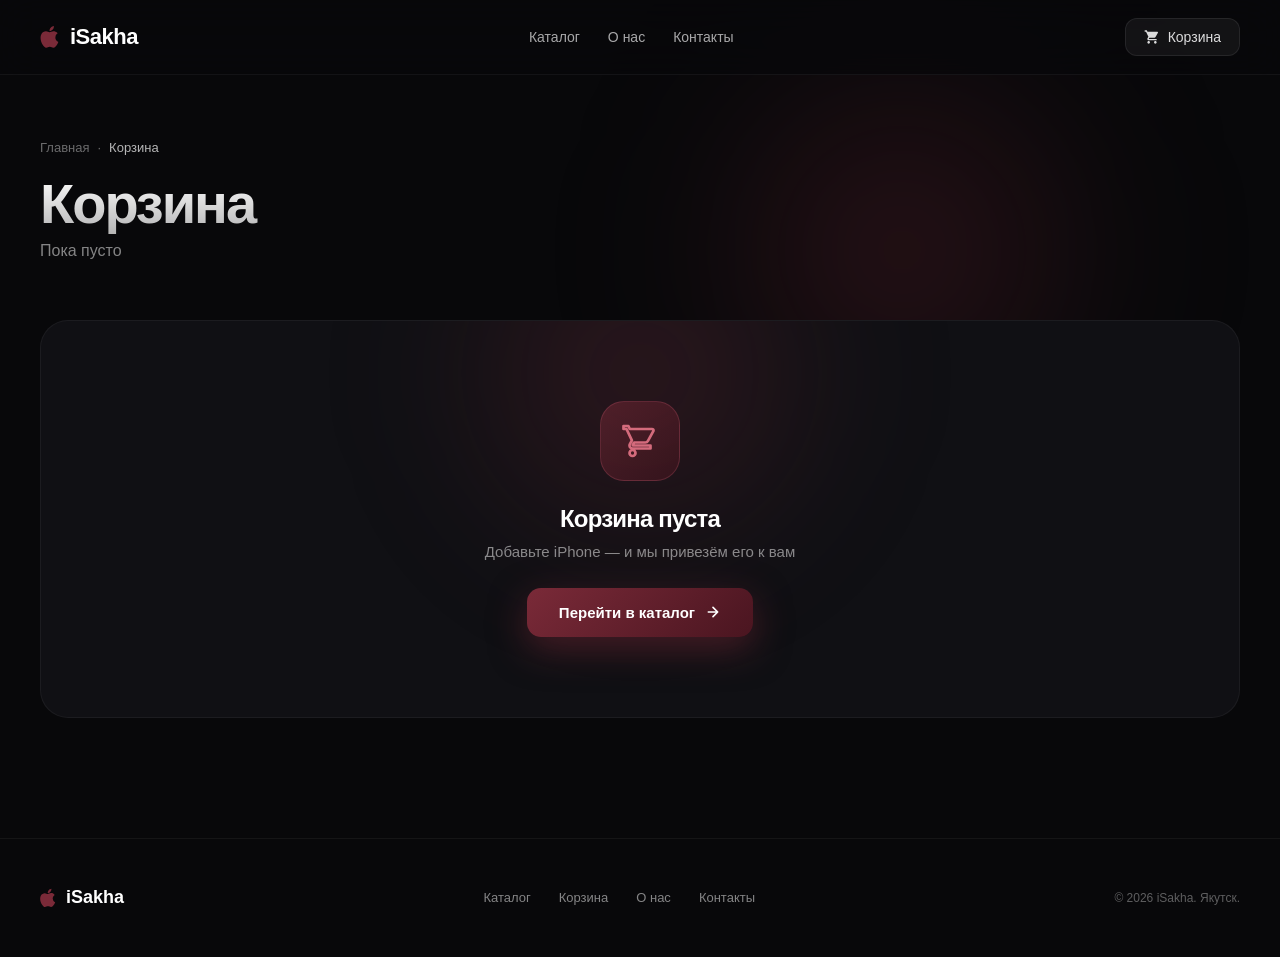
<file: cart.html>
<!DOCTYPE html>
<html lang="ru">
<head>
<meta charset="UTF-8">
<meta name="viewport" content="width=device-width, initial-scale=1.0">
<title>Корзина — iSakha</title>

<meta name="description" content="Корзина iSakha — оформите заказ iPhone с доставкой по Якутску.">
<meta name="author" content="iSakha">

<meta property="og:type" content="website">
<meta property="og:title" content="Корзина — iSakha">
<meta property="og:description" content="Оформите заказ iPhone с доставкой по Якутску.">
<meta property="og:image" content="https://isakha.ru/preview.jpg">
<meta property="og:url" content="https://isakha.ru/cart.html">
<meta property="og:site_name" content="iSakha">

<link rel="icon" type="image/svg+xml" href="data:image/svg+xml,%3Csvg xmlns='http://www.w3.org/2000/svg' viewBox='0 0 24 30'%3E%3Cpath fill='%236b2530' d='M17.05 15.6c-.03-3.2 2.6-4.73 2.72-4.8-1.48-2.17-3.79-2.47-4.6-2.5-1.96-.2-3.82 1.15-4.82 1.15-1 0-2.53-1.12-4.16-1.09-2.14.03-4.11 1.25-5.21 3.16-2.22 3.85-.57 9.55 1.6 12.68 1.06 1.53 2.32 3.25 3.97 3.19 1.6-.07 2.2-1.03 4.13-1.03 1.93 0 2.47 1.03 4.16.99 1.72-.03 2.8-1.56 3.85-3.1 1.21-1.78 1.71-3.5 1.74-3.59-.04-.02-3.34-1.28-3.38-5.06zM14.03 6.4c.88-1.07 1.47-2.55 1.31-4.03-1.27.05-2.8.84-3.71 1.91-.81.94-1.53 2.45-1.34 3.9 1.42.11 2.86-.72 3.74-1.78z'/%3E%3C/svg%3E">

<style>
  * { box-sizing: border-box; margin: 0; padding: 0; }

  html { scroll-behavior: smooth; }

  body {
    background: #08080a;
    font-family: -apple-system, BlinkMacSystemFont, "SF Pro Display", sans-serif;
    color: #fff;
    overflow-x: hidden;
    min-height: 100vh;
  }

  /* ===== ШАПКА ===== */
  header {
    position: fixed;
    top: 0;
    left: 0;
    right: 0;
    z-index: 100;
    padding: 18px 40px;
    background: rgba(8, 8, 10, 0.7);
    backdrop-filter: blur(20px);
    border-bottom: 1px solid rgba(255,255,255,0.05);
    transition: padding 0.3s;
  }

  .header-inner {
    max-width: 1280px;
    margin: 0 auto;
    display: flex;
    align-items: center;
    justify-content: space-between;
    gap: 24px;
  }

  .logo {
    font-size: 22px;
    font-weight: 700;
    letter-spacing: -0.5px;
    color: #fff;
    text-decoration: none;
    display: flex;
    align-items: center;
    gap: 8px;
  }

  .logo svg { width: 22px; height: 26px; fill: #7a2a38; }

  .nav { display: flex; gap: 28px; }

  .nav a {
    color: rgba(255,255,255,0.65);
    text-decoration: none;
    font-size: 14px;
    font-weight: 500;
    transition: color 0.15s;
  }

  .nav a:hover { color: #fff; }

  .cart-link {
    display: flex;
    align-items: center;
    gap: 8px;
    padding: 10px 18px;
    background: rgba(255,255,255,0.05);
    border: 1px solid rgba(255,255,255,0.08);
    border-radius: 12px;
    color: rgba(255,255,255,0.85);
    font-size: 14px;
    font-weight: 500;
    text-decoration: none;
    transition: all 0.15s;
  }

  .cart-link:hover {
    background: rgba(255,255,255,0.08);
    color: #fff;
    border-color: rgba(255,255,255,0.2);
  }

  .cart-link svg { width: 16px; height: 16px; fill: currentColor; }

  .cart-link .count {
    min-width: 20px;
    height: 20px;
    padding: 0 6px;
    border-radius: 10px;
    background: #4ade80;
    color: #0a0a0c;
    font-size: 12px;
    font-weight: 700;
    display: flex;
    align-items: center;
    justify-content: center;
  }

  .cart-link .count.hidden { display: none; }

  /* ===== ЗАГОЛОВОК ===== */
  .page-hero {
    padding: 140px 40px 40px;
    max-width: 1280px;
    margin: 0 auto;
    position: relative;
  }

  .page-hero::before {
    content: "";
    position: absolute;
    top: 0;
    right: 10%;
    width: 500px;
    height: 500px;
    background: radial-gradient(circle, rgba(122, 42, 56, 0.35), transparent 65%);
    filter: blur(80px);
    pointer-events: none;
    z-index: 0;
  }

  .breadcrumbs {
    display: flex;
    gap: 8px;
    align-items: center;
    font-size: 13px;
    color: rgba(255,255,255,0.4);
    margin-bottom: 20px;
    position: relative;
    z-index: 1;
  }

  .breadcrumbs a {
    color: rgba(255,255,255,0.4);
    text-decoration: none;
    transition: color 0.15s;
  }

  .breadcrumbs a:hover { color: #fff; }

  .page-title {
    font-size: clamp(36px, 5vw, 56px);
    font-weight: 700;
    letter-spacing: -2px;
    line-height: 1.05;
    margin-bottom: 8px;
    position: relative;
    z-index: 1;
    background: linear-gradient(180deg, #fff 0%, rgba(255,255,255,0.7) 100%);
    -webkit-background-clip: text;
    -webkit-text-fill-color: transparent;
    background-clip: text;
  }

  .page-subtitle {
    font-size: 16px;
    color: rgba(255,255,255,0.5);
    position: relative;
    z-index: 1;
  }

  /* ===== ОСНОВНАЯ ЧАСТЬ ===== */
  .cart-wrap {
    max-width: 1280px;
    margin: 0 auto;
    padding: 20px 40px 120px;
  }

  /* Пустая корзина */
  .empty {
    text-align: center;
    padding: 80px 20px;
    background: #101014;
    border: 1px solid rgba(255,255,255,0.05);
    border-radius: 28px;
    position: relative;
    overflow: hidden;
  }

  .empty::before {
    content: "";
    position: absolute;
    top: -50%;
    left: 50%;
    transform: translateX(-50%);
    width: 500px;
    height: 500px;
    background: radial-gradient(circle, rgba(122, 42, 56, 0.3), transparent 65%);
    filter: blur(60px);
    pointer-events: none;
  }

  .empty-icon {
    width: 80px;
    height: 80px;
    margin: 0 auto 24px;
    border-radius: 24px;
    background: linear-gradient(135deg, rgba(122, 42, 56, 0.5), rgba(74, 21, 32, 0.5));
    border: 1px solid rgba(180, 80, 100, 0.3);
    display: flex;
    align-items: center;
    justify-content: center;
    position: relative;
    z-index: 1;
  }

  .empty-icon svg {
    width: 36px;
    height: 36px;
    fill: none;
    stroke: #d46b7c;
    stroke-width: 1.8;
    stroke-linecap: round;
    stroke-linejoin: round;
  }

  .empty h2 {
    font-size: 24px;
    font-weight: 700;
    letter-spacing: -0.8px;
    margin-bottom: 10px;
    position: relative;
    z-index: 1;
  }

  .empty p {
    font-size: 15px;
    color: rgba(255,255,255,0.5);
    margin-bottom: 28px;
    position: relative;
    z-index: 1;
  }

  .btn-primary {
    padding: 16px 32px;
    background: linear-gradient(135deg, #7a2a38, #4a1520);
    color: #fff;
    border: none;
    border-radius: 14px;
    font-size: 15px;
    font-weight: 600;
    cursor: pointer;
    transition: all 0.2s;
    display: inline-flex;
    align-items: center;
    gap: 10px;
    font-family: inherit;
    text-decoration: none;
    box-shadow: 0 12px 36px rgba(122, 42, 56, 0.5);
    position: relative;
    z-index: 1;
  }

  .btn-primary:hover {
    transform: translateY(-2px);
    box-shadow: 0 16px 48px rgba(122, 42, 56, 0.7);
  }

  /* Сетка */
  .cart-layout {
    display: grid;
    grid-template-columns: 1fr 380px;
    gap: 24px;
    align-items: start;
  }

  /* Список */
  .cart-items {
    display: flex;
    flex-direction: column;
    gap: 14px;
  }

  .cart-item {
    display: grid;
    grid-template-columns: 100px 1fr auto;
    gap: 20px;
    padding: 18px;
    background: #101014;
    border: 1px solid rgba(255,255,255,0.05);
    border-radius: 20px;
    align-items: center;
    transition: all 0.3s;
    opacity: 0;
    transform: translateY(20px);
  }

  .cart-item.visible {
    opacity: 1;
    transform: translateY(0);
  }

  .cart-item:hover {
    border-color: rgba(180, 80, 100, 0.3);
    box-shadow: 0 10px 40px rgba(122, 42, 56, 0.2);
  }

  .item-thumb {
    width: 100px;
    height: 100px;
    border-radius: 16px;
    display: flex;
    align-items: center;
    justify-content: center;
    padding: 10px;
    flex-shrink: 0;
  }

  .item-thumb.burgundy { background: radial-gradient(circle, #5a1a26 0%, #1a0a10 100%); }
  .item-thumb.silver { background: radial-gradient(circle, #3a3a42 0%, #18181e 100%); }
  .item-thumb.glacier { background: radial-gradient(circle, #1e3148 0%, #0c141e 100%); }
  .item-thumb.black { background: radial-gradient(circle, #1e1e24 0%, #0a0a0c 100%); }

  .item-thumb img {
    width: 100%;
    height: 100%;
    object-fit: contain;
    filter: drop-shadow(0 6px 12px rgba(0,0,0,0.5));
  }

  .item-info { min-width: 0; }

  .item-name {
    font-size: 16px;
    font-weight: 600;
    margin-bottom: 6px;
    letter-spacing: -0.3px;
  }

  .item-specs {
    font-size: 13px;
    color: rgba(255,255,255,0.45);
    display: flex;
    flex-wrap: wrap;
    gap: 6px 10px;
  }

  .item-specs span {
    display: inline-flex;
    align-items: center;
    gap: 4px;
  }

  .item-specs span + span::before {
    content: "·";
    margin-right: 6px;
    color: rgba(255,255,255,0.2);
  }

  .item-right {
    display: flex;
    flex-direction: column;
    align-items: flex-end;
    gap: 10px;
  }

  .item-price {
    font-size: 18px;
    font-weight: 700;
    letter-spacing: -0.4px;
    white-space: nowrap;
  }

  .item-remove {
    padding: 6px 10px;
    background: transparent;
    border: 1px solid rgba(255,255,255,0.08);
    border-radius: 8px;
    color: rgba(255,255,255,0.4);
    font-size: 12px;
    cursor: pointer;
    transition: all 0.2s;
    font-family: inherit;
    display: flex;
    align-items: center;
    gap: 6px;
  }

  .item-remove:hover {
    background: rgba(255, 90, 90, 0.1);
    border-color: rgba(255, 90, 90, 0.4);
    color: #ff5a5a;
  }

  .item-remove svg {
    width: 12px;
    height: 12px;
    fill: none;
    stroke: currentColor;
    stroke-width: 2;
    stroke-linecap: round;
  }

  /* Sidebar */
  .cart-sidebar {
    position: sticky;
    top: 100px;
    background: #101014;
    border: 1px solid rgba(255,255,255,0.05);
    border-radius: 24px;
    padding: 28px 26px;
    display: flex;
    flex-direction: column;
    gap: 20px;
    opacity: 0;
    transform: translateY(20px);
    transition: all 0.5s;
  }

  .cart-sidebar.visible {
    opacity: 1;
    transform: translateY(0);
  }

  .sidebar-title {
    font-size: 20px;
    font-weight: 700;
    letter-spacing: -0.5px;
  }

  .sidebar-row {
    display: flex;
    justify-content: space-between;
    font-size: 14px;
    color: rgba(255,255,255,0.6);
    padding: 6px 0;
  }

  .sidebar-row b {
    color: #fff;
    font-weight: 600;
  }

  .sidebar-divider {
    height: 1px;
    background: rgba(255,255,255,0.08);
    margin: 8px 0;
  }

  .sidebar-total {
    display: flex;
    justify-content: space-between;
    align-items: baseline;
    font-size: 15px;
    color: rgba(255,255,255,0.6);
  }

  .sidebar-total b {
    font-size: 28px;
    font-weight: 800;
    letter-spacing: -1px;
    color: #fff;
  }

  /* Форма */
  .form-group {
    display: flex;
    flex-direction: column;
    gap: 10px;
  }

  .form-label {
    font-size: 12px;
    letter-spacing: 1px;
    text-transform: uppercase;
    color: rgba(255,255,255,0.4);
    font-weight: 600;
    margin-bottom: 4px;
  }

  .form-input {
    width: 100%;
    padding: 12px 16px;
    background: rgba(255,255,255,0.04);
    border: 1px solid rgba(255,255,255,0.08);
    border-radius: 12px;
    color: #fff;
    font-size: 14px;
    font-family: inherit;
    transition: all 0.2s;
    outline: none;
  }

  .form-input::placeholder {
    color: rgba(255,255,255,0.3);
  }

  .form-input:focus {
    border-color: rgba(212, 107, 124, 0.6);
    background: rgba(255,255,255,0.06);
    box-shadow: 0 0 0 3px rgba(122, 42, 56, 0.2);
  }

  .form-input.error {
    border-color: rgba(255, 90, 90, 0.7);
    background: rgba(255, 90, 90, 0.05);
  }

  textarea.form-input {
    resize: vertical;
    min-height: 70px;
    font-family: inherit;
  }

  /* Кнопка */
  .btn-checkout {
    width: 100%;
    padding: 17px;
    background: linear-gradient(135deg, #7a2a38, #4a1520);
    color: #fff;
    border: none;
    border-radius: 14px;
    font-size: 15px;
    font-weight: 700;
    cursor: pointer;
    transition: all 0.2s;
    font-family: inherit;
    display: flex;
    align-items: center;
    justify-content: center;
    gap: 10px;
    box-shadow: 0 12px 36px rgba(122, 42, 56, 0.5);
  }

  .btn-checkout:hover:not(:disabled) {
    transform: translateY(-2px);
    box-shadow: 0 16px 48px rgba(122, 42, 56, 0.7);
  }

  .btn-checkout:disabled {
    opacity: 0.5;
    cursor: not-allowed;
  }

  .btn-checkout svg {
    width: 18px;
    height: 18px;
    fill: currentColor;
  }

  .checkout-note {
    font-size: 12px;
    color: rgba(255,255,255,0.4);
    text-align: center;
    line-height: 1.5;
  }

  /* ===== ФУТЕР ===== */
  footer {
    border-top: 1px solid rgba(255,255,255,0.05);
    padding: 48px 40px;
  }

  .footer-inner {
    max-width: 1280px;
    margin: 0 auto;
    display: flex;
    justify-content: space-between;
    align-items: center;
    gap: 20px;
    flex-wrap: wrap;
  }

  .footer-logo {
    font-size: 18px;
    font-weight: 700;
    color: #fff;
    text-decoration: none;
    display: flex;
    align-items: center;
    gap: 8px;
  }

  .footer-logo svg { width: 18px; height: 22px; fill: #7a2a38; }

  .footer-links { display: flex; gap: 28px; }

  .footer-links a {
    color: rgba(255,255,255,0.5);
    text-decoration: none;
    font-size: 13px;
    transition: color 0.15s;
  }

  .footer-links a:hover { color: #fff; }

  .footer-copy {
    font-size: 12px;
    color: rgba(255,255,255,0.35);
  }

  /* ===== МОДАЛКА УСПЕХА ===== */
  .modal-overlay {
    position: fixed;
    inset: 0;
    background: rgba(0, 0, 0, 0.75);
    backdrop-filter: blur(8px);
    z-index: 1000;
    display: flex;
    align-items: center;
    justify-content: center;
    padding: 24px;
    opacity: 0;
    pointer-events: none;
    transition: opacity 0.3s;
  }

  .modal-overlay.show {
    opacity: 1;
    pointer-events: auto;
  }

  .modal {
    background: #101014;
    border: 1px solid rgba(180, 80, 100, 0.3);
    border-radius: 28px;
    padding: 48px 40px 40px;
    max-width: 440px;
    width: 100%;
    text-align: center;
    position: relative;
    overflow: hidden;
    transform: scale(0.85) translateY(20px);
    transition: transform 0.5s cubic-bezier(0.34, 1.56, 0.64, 1);
    box-shadow: 0 40px 100px rgba(0, 0, 0, 0.7);
  }

  .modal-overlay.show .modal {
    transform: scale(1) translateY(0);
  }

  .modal::before {
    content: "";
    position: absolute;
    top: -50%;
    left: 50%;
    transform: translateX(-50%);
    width: 500px;
    height: 500px;
    background: radial-gradient(circle, rgba(122, 42, 56, 0.5), transparent 65%);
    filter: blur(60px);
    pointer-events: none;
    animation: modalGlow 3s ease-in-out infinite;
  }

  @keyframes modalGlow {
    0%, 100% { opacity: 0.7; }
    50%      { opacity: 1; }
  }

  /* Галочка с рисованием */
  .modal-check {
    width: 88px;
    height: 88px;
    margin: 0 auto 28px;
    border-radius: 50%;
    background: linear-gradient(135deg, #7a2a38, #4a1520);
    border: 2px solid rgba(212, 107, 124, 0.6);
    display: flex;
    align-items: center;
    justify-content: center;
    position: relative;
    z-index: 1;
    box-shadow: 0 20px 50px rgba(122, 42, 56, 0.5);
    animation: checkPop 0.6s cubic-bezier(0.34, 1.56, 0.64, 1);
  }

  @keyframes checkPop {
    0%   { transform: scale(0); }
    60%  { transform: scale(1.15); }
    100% { transform: scale(1); }
  }

  .modal-check::before {
    content: "";
    position: absolute;
    inset: -12px;
    border-radius: 50%;
    background: radial-gradient(circle, rgba(212, 107, 124, 0.35), transparent 70%);
    animation: pulseRing 2s ease-in-out infinite;
    z-index: -1;
  }

  @keyframes pulseRing {
    0%, 100% { transform: scale(1); opacity: 0.6; }
    50%      { transform: scale(1.2); opacity: 1; }
  }

  .modal-check svg {
    width: 44px;
    height: 44px;
    fill: none;
    stroke: #fff;
    stroke-width: 3;
    stroke-linecap: round;
    stroke-linejoin: round;
    stroke-dasharray: 60;
    stroke-dashoffset: 60;
    animation: drawCheck 0.5s ease-out 0.3s forwards;
  }

  @keyframes drawCheck {
    to { stroke-dashoffset: 0; }
  }

  .modal h2 {
    font-size: 26px;
    font-weight: 700;
    letter-spacing: -0.8px;
    margin-bottom: 12px;
    position: relative;
    z-index: 1;
  }

  .modal p {
    font-size: 15px;
    color: rgba(255,255,255,0.6);
    line-height: 1.6;
    margin-bottom: 8px;
    position: relative;
    z-index: 1;
  }

  .modal .modal-note {
    font-size: 13px;
    color: rgba(255,255,255,0.4);
    margin-bottom: 28px;
    position: relative;
    z-index: 1;
  }

  .modal-btn {
    padding: 15px 32px;
    background: rgba(255,255,255,0.06);
    border: 1px solid rgba(255,255,255,0.12);
    border-radius: 14px;
    color: #fff;
    font-size: 15px;
    font-weight: 600;
    cursor: pointer;
    transition: all 0.2s;
    font-family: inherit;
    position: relative;
    z-index: 1;
  }

  .modal-btn:hover {
    background: rgba(255,255,255,0.1);
    border-color: rgba(255,255,255,0.25);
  }

  /* ===== АДАПТИВ ===== */
  @media (max-width: 1000px) {
    .cart-layout { grid-template-columns: 1fr; }
    .cart-sidebar { position: static; }
  }

  @media (max-width: 700px) {
    header { padding: 14px 20px; }
    .nav { display: none; }
    .page-hero { padding: 110px 20px 30px; }
    .cart-wrap { padding: 10px 20px 80px; }

    .cart-item {
      grid-template-columns: 80px 1fr;
      gap: 14px;
      padding: 14px;
    }

    .item-thumb { width: 80px; height: 80px; }

    .item-right {
      grid-column: 1 / -1;
      flex-direction: row;
      justify-content: space-between;
      align-items: center;
      padding-top: 12px;
      border-top: 1px solid rgba(255,255,255,0.06);
    }

    .cart-sidebar { padding: 24px 20px; }
    .sidebar-total b { font-size: 24px; }

    .footer-inner { flex-direction: column; text-align: center; }

    .modal { padding: 40px 28px 32px; }
    .modal h2 { font-size: 22px; }
    .modal-check { width: 72px; height: 72px; }
    .modal-check svg { width: 36px; height: 36px; }
  }
</style>
</head>
<body>

  <!-- ШАПКА -->
  <header>
    <div class="header-inner">
      <a href="index.html" class="logo">
        <svg viewBox="0 0 24 30"><path d="M17.05 15.6c-.03-3.2 2.6-4.73 2.72-4.8-1.48-2.17-3.79-2.47-4.6-2.5-1.96-.2-3.82 1.15-4.82 1.15-1 0-2.53-1.12-4.16-1.09-2.14.03-4.11 1.25-5.21 3.16-2.22 3.85-.57 9.55 1.6 12.68 1.06 1.53 2.32 3.25 3.97 3.19 1.6-.07 2.2-1.03 4.13-1.03 1.93 0 2.47 1.03 4.16.99 1.72-.03 2.8-1.56 3.85-3.1 1.21-1.78 1.71-3.5 1.74-3.59-.04-.02-3.34-1.28-3.38-5.06zM14.03 6.4c.88-1.07 1.47-2.55 1.31-4.03-1.27.05-2.8.84-3.71 1.91-.81.94-1.53 2.45-1.34 3.9 1.42.11 2.86-.72 3.74-1.78z"/></svg>
        iSakha
      </a>

      <nav class="nav">
        <a href="catalog.html">Каталог</a>
        <a href="index.html#about">О нас</a>
        <a href="index.html#contacts">Контакты</a>
      </nav>

      <a href="cart.html" class="cart-link">
        <svg viewBox="0 0 24 24"><path d="M7 18c-1.1 0-1.99.9-1.99 2S5.9 22 7 22s2-.9 2-2-.9-2-2-2zM1 2v2h2l3.6 7.59-1.35 2.45c-.16.28-.25.61-.25.96 0 1.1.9 2 2 2h12v-2H7.42c-.14 0-.25-.11-.25-.25l.03-.12.9-1.63h7.45c.75 0 1.41-.41 1.75-1.03l3.58-6.49c.08-.14.12-.31.12-.48 0-.55-.45-1-1-1H5.21l-.94-2H1zm16 16c-1.1 0-1.99.9-1.99 2s.89 2 1.99 2 2-.9 2-2-.9-2-2-2z"/></svg>
        Корзина
        <span class="count hidden" id="cartCount">0</span>
      </a>
    </div>
  </header>

  <!-- ЗАГОЛОВОК -->
  <section class="page-hero">
    <div class="breadcrumbs">
      <a href="index.html">Главная</a>
      <span>·</span>
      <span style="color: rgba(255,255,255,0.7);">Корзина</span>
    </div>
    <h1 class="page-title">Корзина</h1>
    <p class="page-subtitle" id="pageSubtitle">Проверьте заказ и оформите доставку</p>
  </section>

  <!-- ОСНОВНАЯ ЧАСТЬ -->
  <section class="cart-wrap">
    <div id="cartContent"></div>
  </section>

  <!-- ФУТЕР -->
  <footer>
    <div class="footer-inner">
      <a href="index.html" class="footer-logo">
        <svg viewBox="0 0 24 30"><path d="M17.05 15.6c-.03-3.2 2.6-4.73 2.72-4.8-1.48-2.17-3.79-2.47-4.6-2.5-1.96-.2-3.82 1.15-4.82 1.15-1 0-2.53-1.12-4.16-1.09-2.14.03-4.11 1.25-5.21 3.16-2.22 3.85-.57 9.55 1.6 12.68 1.06 1.53 2.32 3.25 3.97 3.19 1.6-.07 2.2-1.03 4.13-1.03 1.93 0 2.47 1.03 4.16.99 1.72-.03 2.8-1.56 3.85-3.1 1.21-1.78 1.71-3.5 1.74-3.59-.04-.02-3.34-1.28-3.38-5.06zM14.03 6.4c.88-1.07 1.47-2.55 1.31-4.03-1.27.05-2.8.84-3.71 1.91-.81.94-1.53 2.45-1.34 3.9 1.42.11 2.86-.72 3.74-1.78z"/></svg>
        iSakha
      </a>

      <div class="footer-links">
        <a href="catalog.html">Каталог</a>
        <a href="cart.html">Корзина</a>
        <a href="index.html#about">О нас</a>
        <a href="index.html#contacts">Контакты</a>
      </div>

      <div class="footer-copy">© 2026 iSakha. Якутск.</div>
    </div>
  </footer>

  <!-- МОДАЛКА УСПЕХА -->
  <div class="modal-overlay" id="modalSuccess">
    <div class="modal">
      <div class="modal-check">
        <svg viewBox="0 0 24 24"><path d="M20 6L9 17l-5-5"/></svg>
      </div>
      <h2>Заказ оформлен!</h2>
      <p>Скоро с вами свяжутся в WhatsApp</p>
      <p class="modal-note">Обычно отвечаем в течение 15 минут</p>
      <button class="modal-btn" id="modalClose">Понятно</button>
    </div>
  </div>

<script>
  // ===== НАСТРОЙКИ =====
  const WHATSAPP_NUMBER = '79991234567';
  const STORAGE_KEY = 'isakha_cart';

  const PRODUCT_PHOTOS = {
    burgundy: 'https://cloudgadgets.ru/wp-content/uploads/2026/09/iphone-18-pro-burgundy-768x768.webp',
    silver:   'https://cloudgadgets.ru/wp-content/uploads/2026/09/iphone-18-pro-silver-768x768.webp',
    glacier:  'https://cloudgadgets.ru/wp-content/uploads/2026/09/iphone-18-pro-glacier-768x768.webp',
    black:    'https://cloudgadgets.ru/wp-content/uploads/2026/09/iphone-18-pro-black-768x768.webp'
  };

  // ===== КОРЗИНА =====
  function getCart() {
    try { return JSON.parse(localStorage.getItem(STORAGE_KEY) || '[]'); }
    catch (e) { return []; }
  }

  function saveCart(cart) {
    localStorage.setItem(STORAGE_KEY, JSON.stringify(cart));
  }

  function formatPrice(n) {
    return n.toLocaleString('ru-RU') + ' ₽';
  }

  function updateCartCount() {
    const cart = getCart();
    const el = document.getElementById('cartCount');
    if (cart.length > 0) {
      el.textContent = cart.length;
      el.classList.remove('hidden');
    } else {
      el.classList.add('hidden');
    }
  }

  function pluralItems(n) {
    const m10 = n % 10, m100 = n % 100;
    if (m10 === 1 && m100 !== 11) return 'товар';
    if (m10 >= 2 && m10 <= 4 && (m100 < 10 || m100 >= 20)) return 'товара';
    return 'товаров';
  }

  function total(cart) {
    return cart.reduce((sum, item) => sum + item.price, 0);
  }

  // ===== ЗВУК ПОКУПКИ (синтез) =====
  function playBuySound() {
  try {
    const audio = new Audio('apple-pay.mp3'); // ← твой файл
    audio.volume = 0.6;
    audio.play().catch(() => {});
  } catch (e) {}
}

  // ===== МАСКА ТЕЛЕФОНА (только цифры) =====
  function formatPhone(value) {
    // Убираем всё кроме цифр
    let digits = value.replace(/\D/g, '');

    // Если начинается с 8 — меняем на 7
    if (digits.startsWith('8')) digits = '7' + digits.slice(1);
    // Если не начинается с 7 — добавляем
    if (digits && !digits.startsWith('7')) digits = '7' + digits;

    // Ограничиваем 11 цифрами
    digits = digits.slice(0, 11);

    // Собираем красивый формат
    let result = '';
    if (digits.length > 0) result = '+7';
    if (digits.length > 1) result += ' (' + digits.slice(1, 4);
    if (digits.length >= 5) result += ') ' + digits.slice(4, 7);
    if (digits.length >= 8) result += '-' + digits.slice(7, 9);
    if (digits.length >= 10) result += '-' + digits.slice(9, 11);

    return result;
  }

  // Привязка к полю телефона
  function bindPhoneInput(input) {
    input.addEventListener('input', (e) => {
      const formatted = formatPhone(e.target.value);
      e.target.value = formatted;
    });

    input.addEventListener('keydown', (e) => {
      // Разрешаем: backspace, delete, tab, escape, enter, стрелки, home, end
      const allowed = ['Backspace', 'Delete', 'Tab', 'Escape', 'Enter',
                       'ArrowLeft', 'ArrowRight', 'ArrowUp', 'ArrowDown',
                       'Home', 'End'];
      if (allowed.includes(e.key)) return;
      // Разрешаем Ctrl/Cmd + A/C/V/X
      if (e.ctrlKey || e.metaKey) return;
      // Разрешаем только цифры
      if (!/^\d$/.test(e.key)) e.preventDefault();
    });

    input.addEventListener('paste', (e) => {
      e.preventDefault();
      const pasted = (e.clipboardData || window.clipboardData).getData('text');
      e.target.value = formatPhone(pasted);
    });
  }

  // ===== ОТРИСОВКА =====
  function renderCart() {
    const cart = getCart();
    const wrap = document.getElementById('cartContent');
    const subtitle = document.getElementById('pageSubtitle');

    if (cart.length === 0) {
      subtitle.textContent = 'Пока пусто';
      wrap.innerHTML = `
        <div class="empty">
          <div class="empty-icon">
            <svg viewBox="0 0 24 24">
              <path d="M7 18c-1.1 0-1.99.9-1.99 2S5.9 22 7 22s2-.9 2-2-.9-2-2-2zM1 2v2h2l3.6 7.59-1.35 2.45c-.16.28-.25.61-.25.96 0 1.1.9 2 2 2h12v-2H7.42c-.14 0-.25-.11-.25-.25l.03-.12.9-1.63h7.45c.75 0 1.41-.41 1.75-1.03l3.58-6.49c.08-.14.12-.31.12-.48 0-.55-.45-1-1-1H5.21l-.94-2H1z"/>
            </svg>
          </div>
          <h2>Корзина пуста</h2>
          <p>Добавьте iPhone — и мы привезём его к вам</p>
          <a href="catalog.html" class="btn-primary">
            Перейти в каталог
            <svg width="16" height="16" viewBox="0 0 24 24" fill="none" stroke="currentColor" stroke-width="2.5" stroke-linecap="round" stroke-linejoin="round"><path d="M5 12h14M12 5l7 7-7 7"/></svg>
          </a>
        </div>
      `;
      return;
    }

    subtitle.textContent = `${cart.length} ${pluralItems(cart.length)} на сумму ${formatPrice(total(cart))}`;

    const itemsHTML = cart.map((item, i) => `
      <div class="cart-item" data-index="${i}">
        <div class="item-thumb ${item.color}">
          <img src="${PRODUCT_PHOTOS[item.color] || ''}" alt="${item.name}">
        </div>
        <div class="item-info">
          <div class="item-name">${item.name}</div>
          <div class="item-specs">
            <span>${item.colorName}</span>
            <span>${item.storage}</span>
            <span>${item.sim}</span>
          </div>
        </div>
        <div class="item-right">
          <div class="item-price">${formatPrice(item.price)}</div>
          <button class="item-remove" data-index="${i}">
            <svg viewBox="0 0 24 24"><path d="M18 6L6 18M6 6l12 12"/></svg>
            Удалить
          </button>
        </div>
      </div>
    `).join('');

    wrap.innerHTML = `
      <div class="cart-layout">
        <div class="cart-items" id="cartItems">${itemsHTML}</div>

        <aside class="cart-sidebar" id="cartSidebar">
          <div class="sidebar-title">Ваш заказ</div>

          <div>
            <div class="sidebar-row">
              <span>Товары (${cart.length})</span>
              <b>${formatPrice(total(cart))}</b>
            </div>
            <div class="sidebar-row">
              <span>Доставка по Якутску</span>
              <b style="color: #4ade80;">Бесплатно</b>
            </div>
          </div>

          <div class="sidebar-divider"></div>

          <div class="sidebar-total">
            <span>Итого</span>
            <b>${formatPrice(total(cart))}</b>
          </div>

          <div class="sidebar-divider"></div>

          <div class="form-group">
            <div class="form-label">Ваше имя</div>
            <input type="text" class="form-input" id="fieldName" placeholder="Иван" autocomplete="name">
          </div>

          <div class="form-group">
            <div class="form-label">Телефон</div>
            <input type="tel" class="form-input" id="fieldPhone" placeholder="+7 (___) ___-__-__" autocomplete="tel" inputmode="numeric">
          </div>

          <div class="form-group">
            <div class="form-label">Адрес доставки</div>
            <input type="text" class="form-input" id="fieldAddress" placeholder="ул. Ленина, 1, кв. 5" autocomplete="street-address">
          </div>

          <div class="form-group">
            <div class="form-label">Комментарий (необязательно)</div>
            <textarea class="form-input" id="fieldComment" placeholder="Удобное время, подъезд..."></textarea>
          </div>

          <button class="btn-checkout" id="btnCheckout">
            <svg viewBox="0 0 24 24"><path d="M17.5 14.4c0-2.8 2.3-4.1 2.4-4.2-1.3-1.9-3.3-2.2-4-2.2-1.7-.2-3.3 1-4.2 1-.9 0-2.2-1-3.6-.9-1.9 0-3.6 1.1-4.6 2.8-2 3.4-.5 8.4 1.4 11.2.9 1.3 2 2.8 3.5 2.8 1.4-.1 1.9-.9 3.6-.9s2.2.9 3.6.9c1.5 0 2.4-1.4 3.3-2.7 1-1.5 1.5-3 1.5-3.1-.1 0-2.9-1.1-2.9-4.5zM14.7 5.4c.8-.9 1.3-2.2 1.1-3.5-1.1.1-2.4.7-3.2 1.7-.7.8-1.3 2.1-1.2 3.4 1.2.1 2.5-.7 3.3-1.6z"/></svg>
            Оформить заказ
          </button>

          <div class="checkout-note">
            Отправим заказ в WhatsApp — ответим в течение 15 минут
          </div>
        </aside>
      </div>
    `;

    // Анимация
    setTimeout(() => {
      document.querySelectorAll('.cart-item').forEach((el, i) => {
        setTimeout(() => el.classList.add('visible'), i * 60);
      });
      const sidebar = document.getElementById('cartSidebar');
      if (sidebar) sidebar.classList.add('visible');
    }, 50);

    // Удаление
    document.querySelectorAll('.item-remove').forEach(btn => {
      btn.addEventListener('click', () => {
        const idx = parseInt(btn.dataset.index, 10);
        const c = getCart();
        c.splice(idx, 1);
        saveCart(c);
        updateCartCount();
        renderCart();
      });
    });

    // Привязка телефона
    const phoneInput = document.getElementById('fieldPhone');
    if (phoneInput) bindPhoneInput(phoneInput);

    // Оформление
    document.getElementById('btnCheckout').addEventListener('click', handleCheckout);
  }

  // ===== ОФОРМЛЕНИЕ =====
  function handleCheckout() {
    const cart = getCart();
    if (cart.length === 0) return;

    const name = document.getElementById('fieldName');
    const phone = document.getElementById('fieldPhone');
    const address = document.getElementById('fieldAddress');
    const comment = document.getElementById('fieldComment');

    [name, phone, address].forEach(el => el.classList.remove('error'));

    let valid = true;
    if (!name.value.trim()) { name.classList.add('error'); valid = false; }
    if (!phone.value.trim() || phone.value.replace(/\D/g, '').length < 11) {
      phone.classList.add('error'); valid = false;
    }
    if (!address.value.trim()) { address.classList.add('error'); valid = false; }

    if (!valid) {
      const firstError = document.querySelector('.form-input.error');
      if (firstError) firstError.focus();
      return;
    }

    // Сразу звук
    playBuySound();

    // Модалка
    const modal = document.getElementById('modalSuccess');
    modal.classList.add('show');

    // Сборка сообщения
    let message = '🛒 *Новый заказ с сайта iSakha*\n\n';
    message += `👤 *Имя:* ${name.value.trim()}\n`;
    message += `📞 *Телефон:* ${phone.value.trim()}\n`;
    message += `📍 *Адрес:* ${address.value.trim()}\n`;
    if (comment.value.trim()) {
      message += `💬 *Комментарий:* ${comment.value.trim()}\n`;
    }
    message += '\n━━━━━━━━━━━━━━━\n\n📦 *Товары:*\n\n';

    cart.forEach((item, i) => {
      message += `${i + 1}. ${item.name}\n`;
      message += `   Цвет: ${item.colorName}\n`;
      message += `   Память: ${item.storage}\n`;
      message += `   SIM: ${item.sim}\n`;
      message += `   Цена: ${formatPrice(item.price)}\n\n`;
    });

    message += '━━━━━━━━━━━━━━━\n';
    message += `💰 *Итого:* ${formatPrice(total(cart))}\n`;
    message += `🚚 Доставка: бесплатно по Якутску\n`;

    // Открываем WhatsApp
    const url = `https://wa.me/${WHATSAPP_NUMBER}?text=${encodeURIComponent(message)}`;
    window.open(url, '_blank');

    // Очищаем корзину
    setTimeout(() => {
      saveCart([]);
      updateCartCount();
    }, 1000);
  }

  // Закрытие модалки
  document.getElementById('modalClose').addEventListener('click', () => {
    document.getElementById('modalSuccess').classList.remove('show');
    renderCart();
  });

  document.getElementById('modalSuccess').addEventListener('click', (e) => {
    if (e.target.id === 'modalSuccess') {
      e.target.classList.remove('show');
      renderCart();
    }
  });

  // ===== СТАРТ =====
  updateCartCount();
  renderCart();

  const header = document.querySelector('header');
  window.addEventListener('scroll', () => {
    if (window.scrollY > 40) {
      header.style.padding = '12px 40px';
    } else {
      header.style.padding = '18px 40px';
    }
  });
</script>
</body>
</html>
</file>
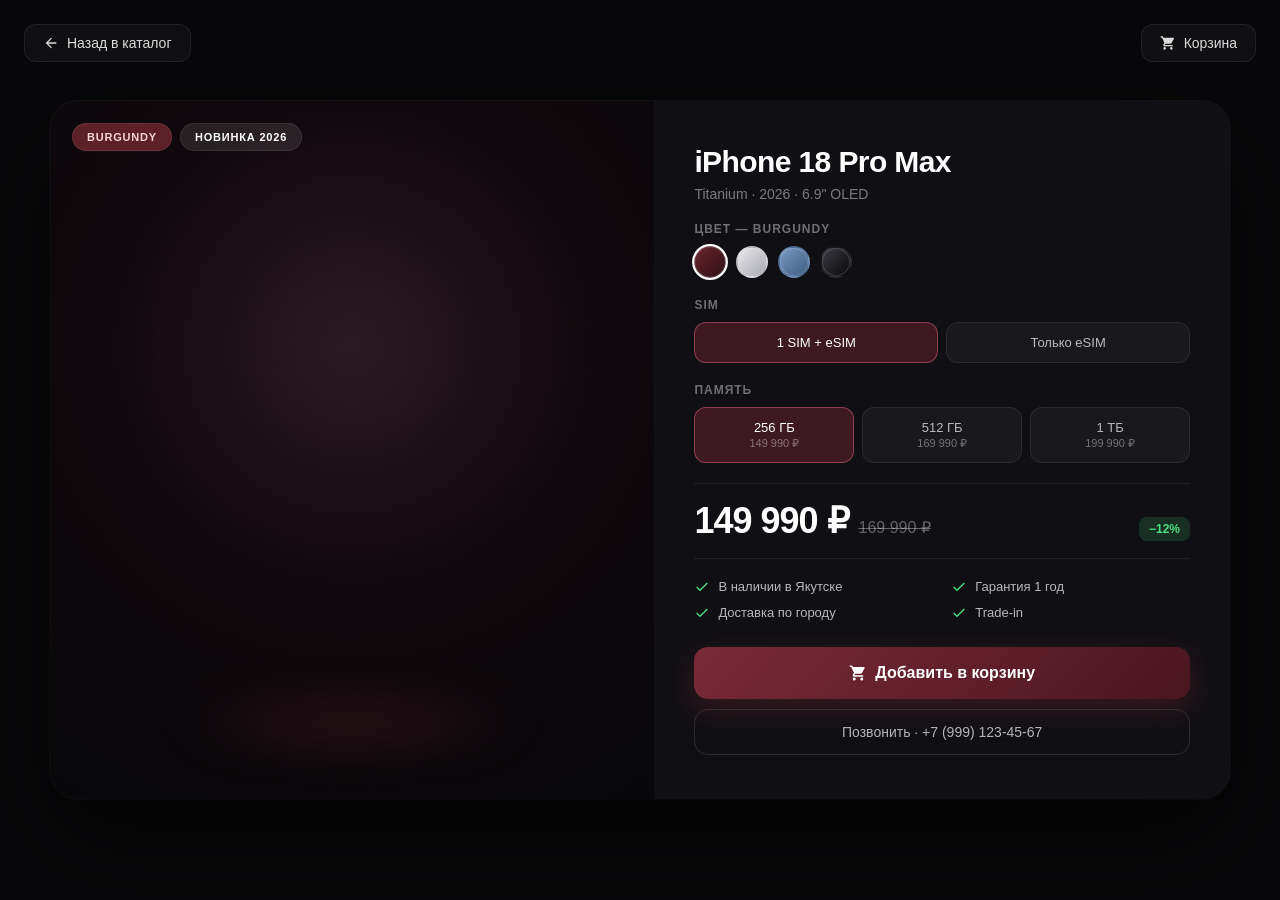
<file: product.html>
<!DOCTYPE html>
<html lang="ru">
<head>
<meta charset="UTF-8">
<meta name="viewport" content="width=device-width, initial-scale=1.0">
<title>iPhone 18 Pro Max Burgundy — iSakha</title>

<!-- SEO -->
<meta name="description" content="iPhone 18 Pro Max в Якутске. Burgundy, Titanium, 2026. В наличии, гарантия 1 год, доставка по городу. От 149 990 ₽.">
<meta name="keywords" content="iphone 18 pro max, айфон якутск, купить iphone, isakha">
<meta name="author" content="iSakha">

<!-- Open Graph -->
<meta property="og:type" content="product">
<meta property="og:title" content="iPhone 18 Pro Max — iSakha">
<meta property="og:description" content="Burgundy · Titanium · 2026. В наличии в Якутске. От 149 990 ₽.">
<meta property="og:image" content="https://isakha.ru/preview.jpg">
<meta property="og:url" content="https://isakha.ru">
<meta property="og:site_name" content="iSakha">

<!-- Twitter Card -->
<meta name="twitter:card" content="summary_large_image">
<meta name="twitter:title" content="iPhone 18 Pro Max — iSakha">
<meta name="twitter:description" content="Burgundy · Titanium · 2026. В наличии в Якутске.">
<meta name="twitter:image" content="https://isakha.ru/preview.jpg">

<!-- Favicon -->
<link rel="icon" type="image/svg+xml" href="data:image/svg+xml,%3Csvg xmlns='http://www.w3.org/2000/svg' viewBox='0 0 24 30'%3E%3Cpath fill='%236b2530' d='M17.05 15.6c-.03-3.2 2.6-4.73 2.72-4.8-1.48-2.17-3.79-2.47-4.6-2.5-1.96-.2-3.82 1.15-4.82 1.15-1 0-2.53-1.12-4.16-1.09-2.14.03-4.11 1.25-5.21 3.16-2.22 3.85-.57 9.55 1.6 12.68 1.06 1.53 2.32 3.25 3.97 3.19 1.6-.07 2.2-1.03 4.13-1.03 1.93 0 2.47 1.03 4.16.99 1.72-.03 2.8-1.56 3.85-3.1 1.21-1.78 1.71-3.5 1.74-3.59-.04-.02-3.34-1.28-3.38-5.06zM14.03 6.4c.88-1.07 1.47-2.55 1.31-4.03-1.27.05-2.8.84-3.71 1.91-.81.94-1.53 2.45-1.34 3.9 1.42.11 2.86-.72 3.74-1.78z'/%3E%3C/svg%3E">

<style>
  * { box-sizing: border-box; margin: 0; padding: 0; }

  body {
    min-height: 100vh;
    background: #08080a;
    font-family: -apple-system, BlinkMacSystemFont, "SF Pro Display", sans-serif;
    color: #fff;
    display: flex;
    align-items: center;
    justify-content: center;
    padding: 32px 24px;
  }

  /* ===== КНОПКА НАЗАД ===== */
  .back-btn {
    position: fixed;
    top: 24px;
    left: 24px;
    z-index: 100;
    display: flex;
    align-items: center;
    gap: 8px;
    padding: 10px 18px;
    background: rgba(20,20,24,0.7);
    border: 1px solid rgba(255,255,255,0.08);
    border-radius: 12px;
    color: rgba(255,255,255,0.85);
    font-size: 14px;
    font-weight: 500;
    cursor: pointer;
    backdrop-filter: blur(12px);
    transition: all 0.15s;
    font-family: inherit;
    text-decoration: none;
  }

  .back-btn:hover {
    background: rgba(30,30,36,0.9);
    color: #fff;
    border-color: rgba(255,255,255,0.2);
    transform: translateX(-2px);
  }

  .back-btn svg {
    width: 16px;
    height: 16px;
    fill: currentColor;
  }

  /* ===== КНОПКА КОРЗИНЫ ===== */
  .cart-btn {
    position: fixed;
    top: 24px;
    right: 24px;
    z-index: 100;
    display: flex;
    align-items: center;
    gap: 8px;
    padding: 10px 18px;
    background: rgba(20,20,24,0.7);
    border: 1px solid rgba(255,255,255,0.08);
    border-radius: 12px;
    color: rgba(255,255,255,0.85);
    font-size: 14px;
    font-weight: 500;
    cursor: pointer;
    backdrop-filter: blur(12px);
    transition: all 0.15s;
    font-family: inherit;
    text-decoration: none;
  }

  .cart-btn:hover {
    background: rgba(30,30,36,0.9);
    color: #fff;
    border-color: rgba(255,255,255,0.2);
  }

  .cart-btn svg {
    width: 16px;
    height: 16px;
    fill: currentColor;
  }

  .cart-btn .count {
    min-width: 20px;
    height: 20px;
    padding: 0 6px;
    border-radius: 10px;
    background: #4ade80;
    color: #0a0a0c;
    font-size: 12px;
    font-weight: 700;
    display: flex;
    align-items: center;
    justify-content: center;
  }

  .cart-btn .count.hidden { display: none; }

  /* Пульс корзины при добавлении */
  @keyframes cartPulse {
    0%   { transform: scale(1); }
    30%  { transform: scale(1.25); box-shadow: 0 0 0 0 rgba(74,222,128,0.6); }
    60%  { transform: scale(1.1); box-shadow: 0 0 0 14px rgba(74,222,128,0); }
    100% { transform: scale(1); box-shadow: 0 0 0 0 rgba(74,222,128,0); }
  }

  .cart-btn.pulse {
    animation: cartPulse 0.7s ease-out;
  }

  /* Счётчик пульс */
  @keyframes countPop {
    0%   { transform: scale(1); }
    50%  { transform: scale(1.4); }
    100% { transform: scale(1); }
  }

  .cart-btn .count.pop {
    animation: countPop 0.4s ease-out;
  }

  .card {
    display: grid;
    grid-template-columns: 1.05fr 1fr;
    max-width: 1180px;
    width: 100%;
    background: #101014;
    border-radius: 28px;
    overflow: hidden;
    box-shadow:
      0 40px 100px rgba(0,0,0,0.7),
      0 0 0 1px rgba(255,255,255,0.05);
  }

  /* ===== ЛЕВАЯ ЧАСТЬ — 3D ===== */
  .viewer {
    position: relative;
    background: var(--viewer-bg,
      radial-gradient(circle at 50% 35%, #2a1a24 0%, #10080c 45%, #08080a 100%));
    min-height: 620px;
    overflow: hidden;
    transition: background 0.6s ease;
  }

  .viewer::after {
    content: "";
    position: absolute;
    bottom: 8%;
    left: 50%;
    transform: translateX(-50%);
    width: 60%;
    height: 40px;
    background: radial-gradient(ellipse, var(--glow, rgba(180,60,80,0.35)) 0%, transparent 70%);
    filter: blur(24px);
    z-index: 0;
    pointer-events: none;
    transition: background 0.6s ease;
  }

  .iframe-wrap {
    position: absolute;
    inset: 0;
    overflow: hidden;
    z-index: 1;
  }

  .iframe-wrap iframe {
    width: 160%;
    height: 160%;
    border: none;
    transform: scale(0.5);
    transform-origin: center center;
    position: absolute;
    top: 50%;
    left: 50%;
    margin-top: -85%;
    margin-left: -80%;
  }

  .top-badge {
    position: absolute;
    top: 22px;
    left: 22px;
    z-index: 3;
    display: flex;
    gap: 8px;
  }

  .badge {
    padding: 7px 14px;
    font-size: 11px;
    letter-spacing: 0.8px;
    text-transform: uppercase;
    background: var(--badge-bg, rgba(107, 37, 48, 0.85));
    color: var(--badge-color, #f5d5d8);
    border-radius: 20px;
    backdrop-filter: blur(12px);
    font-weight: 600;
    border: 1px solid rgba(255,255,255,0.08);
    transition: background 0.5s ease, color 0.5s ease;
  }

  .badge.new {
    background: rgba(255,255,255,0.1);
    color: #fff;
  }

  /* ===== ПРАВАЯ ЧАСТЬ — ИНФО ===== */
  .info {
    padding: 44px 40px;
    display: flex;
    flex-direction: column;
    gap: 20px;
    background: #101014;
  }

  .header {
    display: flex;
    flex-direction: column;
    gap: 6px;
  }

  .title {
    font-size: 30px;
    font-weight: 700;
    letter-spacing: -0.6px;
    line-height: 1.15;
  }

  .subtitle {
    font-size: 14px;
    color: rgba(255,255,255,0.45);
  }

  .section-label {
    font-size: 12px;
    letter-spacing: 1px;
    text-transform: uppercase;
    color: rgba(255,255,255,0.4);
    margin-bottom: 10px;
    font-weight: 600;
  }

  .colors-row {
    display: flex;
    gap: 10px;
  }

  .color-dot {
    width: 32px;
    height: 32px;
    border-radius: 50%;
    cursor: pointer;
    border: 2px solid transparent;
    transition: transform 0.15s, border-color 0.15s;
    box-shadow: inset 0 0 0 1px rgba(255,255,255,0.15);
  }

  .color-dot:hover { transform: scale(1.1); }
  .color-dot.active { border-color: #fff; transform: scale(1.12); }

  .color-dot.burgundy { background: linear-gradient(135deg, #6b2530, #2e0e15); }
  .color-dot.silver   { background: linear-gradient(135deg, #e8e8ec, #a8a8b0); }
  .color-dot.glacier  { background: linear-gradient(135deg, #7a9bc4, #3d5a80); }
  .color-dot.black    { background: linear-gradient(135deg, #3a3a42, #0a0a0c); }

  .options-row {
    display: flex;
    gap: 8px;
  }

  .option-btn {
    flex: 1;
    padding: 12px 8px;
    background: rgba(255,255,255,0.04);
    border: 1px solid rgba(255,255,255,0.08);
    border-radius: 12px;
    color: rgba(255,255,255,0.7);
    font-size: 13px;
    font-weight: 500;
    cursor: pointer;
    transition: all 0.25s;
    text-align: center;
    font-family: inherit;
  }

  .option-btn:hover {
    background: rgba(255,255,255,0.07);
    color: #fff;
  }

  .option-btn.active {
    background: var(--storage-bg-active, rgba(107, 37, 48, 0.4));
    border-color: var(--storage-border-active, rgba(180, 80, 100, 0.6));
    color: #fff;
  }

  .option-btn small {
    display: block;
    font-size: 11px;
    color: rgba(255,255,255,0.4);
    margin-top: 2px;
  }

  .price-block {
    display: flex;
    align-items: baseline;
    gap: 10px;
    padding: 16px 0;
    border-top: 1px solid rgba(255,255,255,0.07);
    border-bottom: 1px solid rgba(255,255,255,0.07);
  }

  .price {
    font-size: 36px;
    font-weight: 700;
    letter-spacing: -1px;
  }

  .old-price {
    font-size: 16px;
    color: rgba(255,255,255,0.35);
    text-decoration: line-through;
  }

  .discount {
    margin-left: auto;
    padding: 5px 10px;
    font-size: 12px;
    font-weight: 600;
    background: rgba(74, 222, 128, 0.15);
    color: #4ade80;
    border-radius: 8px;
  }

  .perks {
    display: grid;
    grid-template-columns: 1fr 1fr;
    gap: 10px 18px;
  }

  .perk {
    display: flex;
    align-items: center;
    gap: 8px;
    font-size: 13px;
    color: rgba(255,255,255,0.7);
  }

  .perk svg {
    width: 16px;
    height: 16px;
    flex-shrink: 0;
    stroke: #4ade80;
    fill: none;
    stroke-width: 2;
  }

  .actions {
    display: flex;
    flex-direction: column;
    gap: 10px;
    margin-top: auto;
    padding-top: 6px;
  }

  .btn-cart {
    padding: 17px;
    background: var(--btn-grad, linear-gradient(135deg, #7a2a38, #4a1520));
    color: #fff;
    border: none;
    border-radius: 14px;
    font-size: 16px;
    font-weight: 600;
    cursor: pointer;
    transition: transform 0.15s, box-shadow 0.15s, background 0.5s ease;
    box-shadow: 0 10px 30px var(--btn-shadow, rgba(107,37,48,0.4));
    display: flex;
    align-items: center;
    justify-content: center;
    gap: 8px;
    font-family: inherit;
    position: relative;
    overflow: hidden;
  }

  .btn-cart:hover {
    transform: translateY(-2px);
    box-shadow: 0 14px 36px var(--btn-shadow, rgba(107,37,48,0.55));
  }

  .btn-cart:active { transform: translateY(0); }

  .btn-cart svg { width: 18px; height: 18px; fill: currentColor; }

  /* ===== АНИМАЦИЯ ПОКУПКИ ===== */
  @keyframes buyRipple {
    0% {
      transform: scale(0);
      opacity: 0.7;
    }
    100% {
      transform: scale(3);
      opacity: 0;
    }
  }

  .buy-ripple {
    position: absolute;
    top: 50%;
    left: 50%;
    width: 40px;
    height: 40px;
    margin: -20px 0 0 -20px;
    border-radius: 50%;
    background: radial-gradient(circle, rgba(255,255,255,0.55) 0%, rgba(255,255,255,0) 70%);
    pointer-events: none;
    animation: buyRipple 0.7s ease-out forwards;
  }

  /* Галочка поверх кнопки */
  .btn-cart .check-icon {
    position: absolute;
    top: 50%;
    left: 50%;
    transform: translate(-50%, -50%) scale(0);
    width: 28px;
    height: 28px;
    pointer-events: none;
    transition: transform 0.3s cubic-bezier(0.34, 1.56, 0.64, 1);
  }

  .btn-cart .check-icon svg {
    width: 100%;
    height: 100%;
    stroke: #fff;
    stroke-width: 3;
    fill: none;
    stroke-linecap: round;
    stroke-linejoin: round;
  }

  .btn-cart .check-icon.show {
    transform: translate(-50%, -50%) scale(1);
  }

  /* Текст кнопки плавно исчезает и появляется */
  .btn-cart .btn-text {
    transition: opacity 0.2s;
  }

  .btn-cart .btn-text.hide {
    opacity: 0;
  }

  /* Общая тряска кнопки */
  @keyframes btnPop {
    0%   { transform: scale(1); }
    40%  { transform: scale(0.96); }
    100% { transform: scale(1); }
  }

  .btn-cart.pop {
    animation: btnPop 0.25s ease-out;
  }

  .btn-secondary {
    padding: 14px;
    background: transparent;
    color: rgba(255,255,255,0.7);
    border: 1px solid rgba(255,255,255,0.12);
    border-radius: 14px;
    font-size: 14px;
    font-weight: 500;
    cursor: pointer;
    transition: all 0.15s;
    font-family: inherit;
  }

  .btn-secondary:hover {
    background: rgba(255,255,255,0.04);
    color: #fff;
    border-color: rgba(255,255,255,0.2);
  }

  /* ===== АДАПТИВ ===== */
  @media (max-width: 860px) {
    .card { grid-template-columns: 1fr; }
    .viewer { min-height: 420px; }
    .info { padding: 32px 24px; gap: 18px; }
    .title { font-size: 24px; }
    .price { font-size: 30px; }
    .back-btn, .cart-btn {
      top: 16px;
      padding: 8px 14px;
      font-size: 13px;
    }
    .back-btn { left: 16px; }
    .cart-btn { right: 16px; }
  }
</style>
</head>
<body>

  <!-- Кнопка назад -->
  <a href="catalog.html" class="back-btn">
    <svg viewBox="0 0 24 24"><path d="M20 11H7.83l5.59-5.59L12 4l-8 8 8 8 1.41-1.41L7.83 13H20v-2z"/></svg>
    Назад в каталог
  </a>

  <!-- Кнопка корзины -->
  <a href="cart.html" class="cart-btn" id="cartBtn">
    <svg viewBox="0 0 24 24"><path d="M7 18c-1.1 0-1.99.9-1.99 2S5.9 22 7 22s2-.9 2-2-.9-2-2-2zM1 2v2h2l3.6 7.59-1.35 2.45c-.16.28-.25.61-.25.96 0 1.1.9 2 2 2h12v-2H7.42c-.14 0-.25-.11-.25-.25l.03-.12.9-1.63h7.45c.75 0 1.41-.41 1.75-1.03l3.58-6.49c.08-.14.12-.31.12-.48 0-.55-.45-1-1-1H5.21l-.94-2H1zm16 16c-1.1 0-1.99.9-1.99 2s.89 2 1.99 2 2-.9 2-2-.9-2-2-2z"/></svg>
    Корзина
    <span class="count hidden" id="cartCount">0</span>
  </a>

  <!-- Карточка -->
  <div class="card">
    <div class="viewer" id="viewer">
      <div class="iframe-wrap" id="iframeWrap"></div>

      <div class="top-badge">
        <div class="badge" id="colorBadge">Burgundy</div>
        <div class="badge new">Новинка 2026</div>
      </div>
    </div>

    <div class="info">
      <div class="header">
        <h1 class="title">iPhone 18 Pro Max</h1>
        <p class="subtitle">Titanium · 2026 · 6.9" OLED</p>
      </div>

      <div>
        <div class="section-label">Цвет — <span id="colorName">Burgundy</span></div>
        <div class="colors-row">
          <div class="color-dot burgundy active" data-color="burgundy" data-colorname="Burgundy"></div>
          <div class="color-dot silver"   data-color="silver"   data-colorname="Silver"></div>
          <div class="color-dot glacier"  data-color="glacier"  data-colorname="Glacier Blue"></div>
          <div class="color-dot black"    data-color="black"    data-colorname="Black"></div>
        </div>
      </div>

      <div>
        <div class="section-label">SIM</div>
        <div class="options-row" id="simRow">
          <div class="option-btn active" data-sim="1 SIM + eSIM">1 SIM + eSIM</div>
          <div class="option-btn" data-sim="Только eSIM">Только eSIM</div>
        </div>
      </div>

      <div>
        <div class="section-label">Память</div>
        <div class="options-row" id="storageRow">
          <div class="option-btn active" data-storage="256 ГБ" data-price="149990">256 ГБ <small>149 990 ₽</small></div>
          <div class="option-btn" data-storage="512 ГБ" data-price="169990">512 ГБ <small>169 990 ₽</small></div>
          <div class="option-btn" data-storage="1 ТБ" data-price="199990">1 ТБ <small>199 990 ₽</small></div>
        </div>
      </div>

      <div class="price-block">
        <div class="price" id="priceDisplay">149 990 ₽</div>
        <div class="old-price" id="oldPriceDisplay">169 990 ₽</div>
        <div class="discount" id="discountDisplay">−12%</div>
      </div>

      <div class="perks">
        <div class="perk">
          <svg viewBox="0 0 24 24"><path d="M20 6L9 17l-5-5"/></svg>
          В наличии в Якутске
        </div>
        <div class="perk">
          <svg viewBox="0 0 24 24"><path d="M20 6L9 17l-5-5"/></svg>
          Гарантия 1 год
        </div>
        <div class="perk">
          <svg viewBox="0 0 24 24"><path d="M20 6L9 17l-5-5"/></svg>
          Доставка по городу
        </div>
        <div class="perk">
          <svg viewBox="0 0 24 24"><path d="M20 6L9 17l-5-5"/></svg>
          Trade-in
        </div>
      </div>

      <div class="actions">
        <button class="btn-cart" id="btnCart">
          <svg viewBox="0 0 24 24"><path d="M7 18c-1.1 0-1.99.9-1.99 2S5.9 22 7 22s2-.9 2-2-.9-2-2-2zM1 2v2h2l3.6 7.59-1.35 2.45c-.16.28-.25.61-.25.96 0 1.1.9 2 2 2h12v-2H7.42c-.14 0-.25-.11-.25-.25l.03-.12.9-1.63h7.45c.75 0 1.41-.41 1.75-1.03l3.58-6.49c.08-.14.12-.31.12-.48 0-.55-.45-1-1-1H5.21l-.94-2H1zm16 16c-1.1 0-1.99.9-1.99 2s.89 2 1.99 2 2-.9 2-2-.9-2-2-2z"/></svg>
          <span class="btn-text" id="btnCartText">Добавить в корзину</span>
          <span class="check-icon" id="checkIcon">
            <svg viewBox="0 0 24 24"><path d="M20 6L9 17l-5-5"/></svg>
          </span>
        </button>
        <button class="btn-secondary">Позвонить · +7 (999) 123-45-67</button>
      </div>
    </div>
  </div>

<script>
  const models = {
    burgundy: {
      name: 'Burgundy',
      src: 'https://sketchfab.com/models/604acc18b5d5455d820a16359b45b003/embed?autospin=1&autostart=1&transparent=1',
      viewerBg: 'radial-gradient(circle at 50% 35%, #2a1a24 0%, #10080c 45%, #08080a 100%)',
      glow: 'rgba(180,60,80,0.35)',
      badgeBg: 'rgba(107, 37, 48, 0.85)',
      badgeColor: '#f5d5d8',
      btnGrad: 'linear-gradient(135deg, #7a2a38, #4a1520)',
      btnShadow: 'rgba(107,37,48,0.45)',
      storageBgActive: 'rgba(107, 37, 48, 0.5)',
      storageBorderActive: 'rgba(180, 80, 100, 0.7)',
      thumbColor: '#2a1a24'
    },
    silver: {
      name: 'Silver',
      src: 'https://sketchfab.com/models/d383a366cc9e464ba4b24e5ddb996866/embed?autospin=1&autostart=1&transparent=1',
      viewerBg: 'radial-gradient(circle at 50% 35%, #2a2a30 0%, #14141a 45%, #08080a 100%)',
      glow: 'rgba(200,200,220,0.25)',
      badgeBg: 'rgba(180, 180, 190, 0.85)',
      badgeColor: '#1a1a20',
      btnGrad: 'linear-gradient(135deg, #6a6a72, #3a3a42)',
      btnShadow: 'rgba(120,120,130,0.4)',
      storageBgActive: 'rgba(160, 160, 170, 0.35)',
      storageBorderActive: 'rgba(200, 200, 210, 0.6)',
      thumbColor: '#2a2a30'
    },
    glacier: {
      name: 'Glacier Blue',
      src: 'https://sketchfab.com/models/86dc4a625ae2444c97cf8469a6f6f016/embed?autospin=1&autostart=1&transparent=1',
      viewerBg: 'radial-gradient(circle at 50% 35%, #1a2a3c 0%, #0c141e 45%, #08080a 100%)',
      glow: 'rgba(100,150,220,0.35)',
      badgeBg: 'rgba(80, 120, 180, 0.85)',
      badgeColor: '#e0ecf8',
      btnGrad: 'linear-gradient(135deg, #4a6a9a, #2a3f5a)',
      btnShadow: 'rgba(60,100,160,0.45)',
      storageBgActive: 'rgba(80, 120, 180, 0.4)',
      storageBorderActive: 'rgba(120, 170, 230, 0.65)',
      thumbColor: '#1a2a3c'
    },
    black: {
      name: 'Black',
      src: 'https://sketchfab.com/models/8fd804a9b0ea49249de3f1e0450fbc9c/embed?autospin=1&autostart=1&transparent=1',
      viewerBg: 'radial-gradient(circle at 50% 35%, #1e1e24 0%, #0c0c10 45%, #08080a 100%)',
      glow: 'rgba(80,80,100,0.3)',
      badgeBg: 'rgba(40, 40, 48, 0.9)',
      badgeColor: '#d8d8dc',
      btnGrad: 'linear-gradient(135deg, #3a3a42, #1a1a20)',
      btnShadow: 'rgba(40,40,50,0.5)',
      storageBgActive: 'rgba(60, 60, 72, 0.5)',
      storageBorderActive: 'rgba(110, 110, 130, 0.65)',
      thumbColor: '#1e1e24'
    }
  };

  const iframeWrap = document.getElementById('iframeWrap');
  const viewer = document.getElementById('viewer');
  const colorBadge = document.getElementById('colorBadge');
  const colorName = document.getElementById('colorName');
  const priceDisplay = document.getElementById('priceDisplay');
  const oldPriceDisplay = document.getElementById('oldPriceDisplay');
  const discountDisplay = document.getElementById('discountDisplay');
  const cartCount = document.getElementById('cartCount');
  const cartBtn = document.getElementById('cartBtn');

  let current = {
    color: 'burgundy',
    colorName: 'Burgundy',
    sim: '1 SIM + eSIM',
    storage: '256 ГБ',
    price: 149990
  };

  function formatPrice(n) {
    return n.toLocaleString('ru-RU') + ' ₽';
  }

  function updatePrice(price) {
    const oldPrice = Math.round(price * 1.13);
    const discount = Math.round((1 - price / oldPrice) * 100);
    priceDisplay.textContent = formatPrice(price);
    oldPriceDisplay.textContent = formatPrice(oldPrice);
    discountDisplay.textContent = '−' + discount + '%';
  }

  function setModel(colorKey) {
    const m = models[colorKey];
    if (!m) return;

    iframeWrap.innerHTML = `
      <div class="sketchfab-embed-wrapper">
        <iframe
          title="Apple iPhone 18 Pro Max ${m.name} 2026"
          frameborder="0"
          allowfullscreen
          mozallowfullscreen="true"
          webkitallowfullscreen="true"
          allow="autoplay; fullscreen; xr-spatial-tracking"
          xr-spatial-tracking
          execution-while-out-of-viewport
          execution-while-not-rendered
          web-share
          src="${m.src}">
        </iframe>
      </div>`;

    const iframe = iframeWrap.querySelector('iframe');
    iframe.style.cssText = `
      width: 160%;
      height: 160%;
      border: none;
      transform: scale(0.5);
      transform-origin: center center;
      position: absolute;
      top: 50%;
      left: 50%;
      margin-top: -85%;
      margin-left: -80%;
    `;

    viewer.style.setProperty('--viewer-bg', m.viewerBg);
    viewer.style.setProperty('--glow', m.glow);
    colorBadge.style.setProperty('--badge-bg', m.badgeBg);
    colorBadge.style.setProperty('--badge-color', m.badgeColor);
    colorBadge.textContent = m.name;
    colorName.textContent = m.name;

    document.documentElement.style.setProperty('--btn-grad', m.btnGrad);
    document.documentElement.style.setProperty('--btn-shadow', m.btnShadow);
    document.documentElement.style.setProperty('--storage-bg-active', m.storageBgActive);
    document.documentElement.style.setProperty('--storage-border-active', m.storageBorderActive);
  }

  // ===== ЗВУК ПОКУПКИ (как на iPhone) =====
  function playBuySound() {
  try {
    const audio = new Audio('apple-pay.mp3');
    audio.volume = 0.6;
    audio.play().catch(() => {});
  } catch (e) {}
}

  // Цвет
  document.querySelectorAll('.color-dot').forEach(dot => {
    dot.addEventListener('click', () => {
      document.querySelectorAll('.color-dot').forEach(d => d.classList.remove('active'));
      dot.classList.add('active');
      current.color = dot.dataset.color;
      current.colorName = dot.dataset.colorname;
      setModel(dot.dataset.color);
    });
  });

  // SIM
  document.querySelectorAll('#simRow .option-btn').forEach(btn => {
    btn.addEventListener('click', () => {
      document.querySelectorAll('#simRow .option-btn').forEach(b => b.classList.remove('active'));
      btn.classList.add('active');
      current.sim = btn.dataset.sim;
    });
  });

  // Память
  document.querySelectorAll('#storageRow .option-btn').forEach(btn => {
    btn.addEventListener('click', () => {
      document.querySelectorAll('#storageRow .option-btn').forEach(b => b.classList.remove('active'));
      btn.classList.add('active');
      current.storage = btn.dataset.storage;
      current.price = parseInt(btn.dataset.price, 10);
      updatePrice(current.price);
    });
  });

  // ===== КОРЗИНА =====
  const btnCart = document.getElementById('btnCart');
  const btnCartText = document.getElementById('btnCartText');
  const checkIcon = document.getElementById('checkIcon');

  function getCart() {
    try {
      return JSON.parse(localStorage.getItem('isakha_cart') || '[]');
    } catch (e) {
      return [];
    }
  }

  function saveCart(cart) {
    localStorage.setItem('isakha_cart', JSON.stringify(cart));
  }

  function updateCartCount() {
    const cart = getCart();
    if (cart.length > 0) {
      cartCount.textContent = cart.length;
      cartCount.classList.remove('hidden');
    } else {
      cartCount.classList.add('hidden');
    }
  }

  btnCart.addEventListener('click', () => {
    const cart = getCart();
    cart.push({
      id: 'iphone-18-pro-max-' + current.color + '-' + current.storage.replace(/\s/g, ''),
      name: 'iPhone 18 Pro Max',
      color: current.color,
      colorName: current.colorName,
      sim: current.sim,
      storage: current.storage,
      price: current.price,
      thumbColor: models[current.color].thumbColor
    });
    saveCart(cart);

    // ===== ЗВУК =====
    playBuySound();

    // ===== АНИМАЦИЯ КНОПКИ =====
    // Ripple
    const ripple = document.createElement('div');
    ripple.className = 'buy-ripple';
    btnCart.appendChild(ripple);
    setTimeout(() => ripple.remove(), 700);

    // Pop кнопки
    btnCart.classList.add('pop');
    setTimeout(() => btnCart.classList.remove('pop'), 250);

    // Скрыть текст, показать галочку
    btnCartText.classList.add('hide');
    checkIcon.classList.add('show');

    // Вернуть обратно через 1.4 сек
    setTimeout(() => {
      checkIcon.classList.remove('show');
      btnCartText.classList.remove('hide');
    }, 1400);

    // ===== АНИМАЦИЯ КОРЗИНЫ В УГЛУ =====
    cartBtn.classList.add('pulse');
    setTimeout(() => cartBtn.classList.remove('pulse'), 700);

    // Обновить счётчик + pop
    updateCartCount();
    cartCount.classList.add('pop');
    setTimeout(() => cartCount.classList.remove('pop'), 400);
  });

  // Старт
  setModel('burgundy');
  updateCartCount();
</script>
</body>
</html>
</file>
